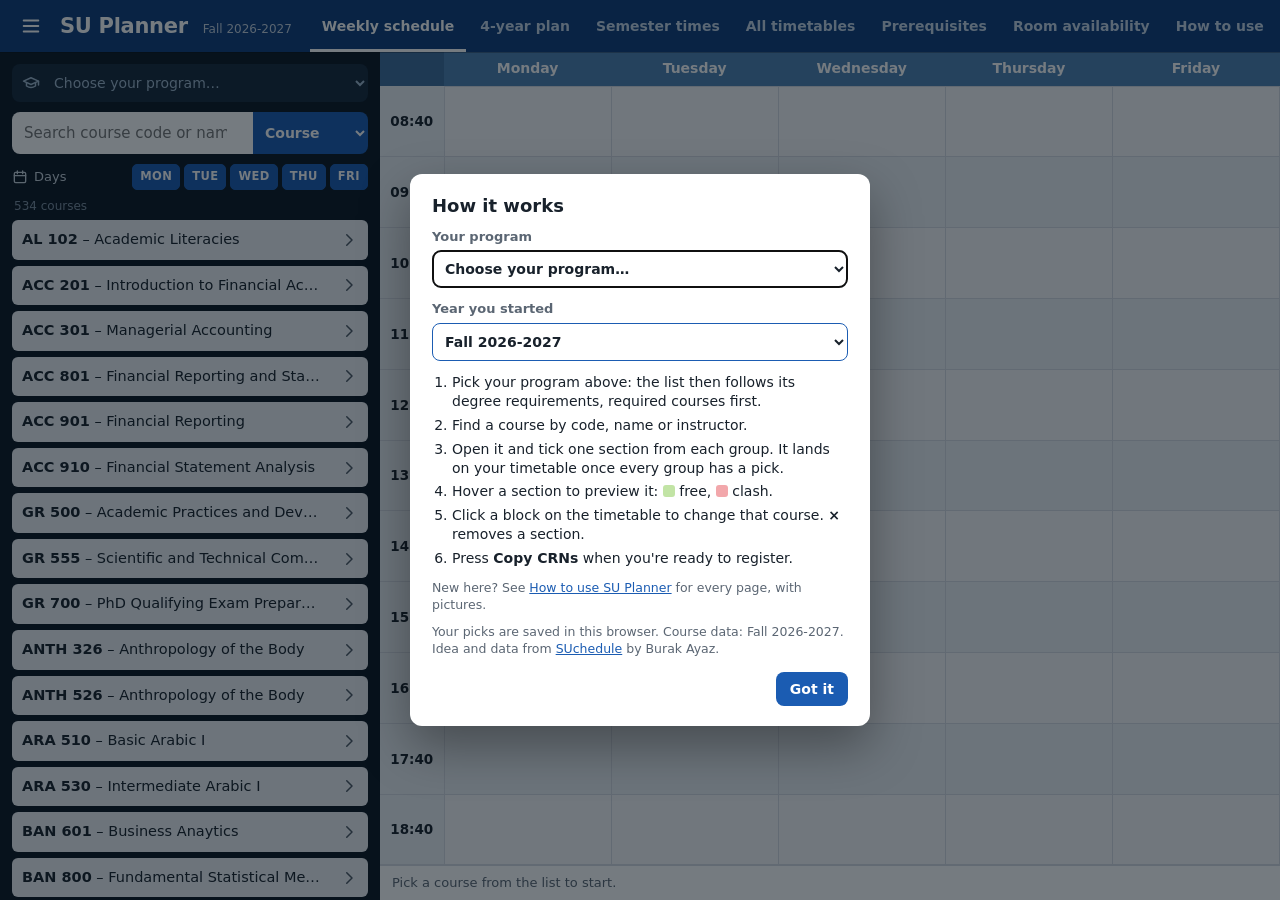
<file: index.html>
<!doctype html>
<html lang="en">
<head>
  <meta charset="utf-8">
  <meta name="viewport" content="width=device-width, initial-scale=1">
  <title>SU Planner</title>
  <meta name="description" content="Plan your weekly Sabancı University timetable and copy the CRNs for registration.">
  <link rel="stylesheet" href="css/style.css?v=202611122125">
</head>
<body>
  <!-- Icon sprite -->
  <svg width="0" height="0" style="position:absolute" aria-hidden="true">
    <symbol id="i-menu" viewBox="0 0 24 24"><path d="M4 6h16M4 12h16M4 18h16"/></symbol>
    <symbol id="i-help" viewBox="0 0 24 24"><circle cx="12" cy="12" r="9"/><path d="M9.6 9.4a2.5 2.5 0 1 1 3.4 2.4c-.7.3-1 .8-1 1.6M12 16.8v.2"/></symbol>
    <symbol id="i-trash" viewBox="0 0 24 24"><path d="M4 7h16M10 11v6M14 11v6M6 7l1 13h10l1-13M9 7V4h6v3"/></symbol>
    <symbol id="i-copy" viewBox="0 0 24 24"><rect x="8.5" y="3" width="7" height="4" rx="1"/><path d="M8.5 5H6.5a1.5 1.5 0 0 0-1.5 1.5v13A1.5 1.5 0 0 0 6.5 21h11a1.5 1.5 0 0 0 1.5-1.5v-13A1.5 1.5 0 0 0 17.5 5h-2"/></symbol>
    <symbol id="i-chev" viewBox="0 0 24 24"><path d="M9 5l7 7-7 7"/></symbol>
    <symbol id="i-cal" viewBox="0 0 24 24"><rect x="3.5" y="5" width="17" height="15.5" rx="2"/><path d="M3.5 10h17M8 3v4M16 3v4"/></symbol>
    <symbol id="i-check" viewBox="0 0 24 24"><path d="M5 12.5l4.5 4.5L19 7"/></symbol>
    <symbol id="i-cap" viewBox="0 0 24 24"><path d="M2 9.5L12 5l10 4.5L12 14z"/><path d="M6 11.5V16c3.5 2.5 8.5 2.5 12 0v-4.5M22 9.5v5"/></symbol>
  </svg>

  <header class="topbar">
    <button id="menu-toggle" class="icon-btn" type="button" aria-label="Show or hide the course list" aria-controls="sidebar">
      <svg class="i"><use href="#i-menu"/></svg>
    </button>
    <h1 class="brand">SU Planner <small id="term-label"></small></h1>
    <nav class="page-tabs" aria-label="Pages">
      <a href="index.html" aria-current="page"><span class="long">Weekly schedule</span><span class="short">Week</span></a>
      <a href="plan.html"><span class="long">4-year plan</span><span class="short">Plan</span></a>
      <a href="timetable.html"><span class="long">Semester times</span><span class="short">Times</span></a>
      <a href="schedules.html"><span class="long">All timetables</span><span class="short">All</span></a>
      <a href="prereq.html"><span class="long">Prerequisites</span><span class="short">Prereqs</span></a>
      <a href="rooms.html"><span class="long">Room availability</span><span class="short">Rooms</span></a>
      <a href="help.html"><span class="long">How to use</span><span class="short">Help</span></a>
    </nav>
    <nav class="actions">
      <button id="about-btn" class="action" type="button" aria-label="How it works"><svg class="i"><use href="#i-help"/></svg></button>
      <button id="clear-btn" class="action" type="button"><svg class="i"><use href="#i-trash"/></svg><span class="label">Clear</span></button>
      <button id="copy-btn" class="action" type="button"><svg class="i"><use href="#i-copy"/></svg><span class="label">Copy CRNs</span></button>
    </nav>
  </header>

  <aside id="sidebar" aria-label="Courses">
    <label class="program-row" title="Your program's courses are listed first">
      <svg class="i"><use href="#i-cap"/></svg>
      <select id="program" class="program-select" aria-label="Your program"></select>
    </label>
    <label id="entry-row" class="entry-row" hidden title="Your degree requirements depend on the year you started">
      <span>Year you started</span>
      <select id="entry" class="entry-select" aria-label="Year you started"></select>
    </label>
    <div id="extras" class="extras-box" hidden></div>
    <div class="search-row">
      <input id="search" type="search" placeholder="Search course code or name" autocomplete="off" spellcheck="false" aria-label="Search">
      <select id="search-mode" aria-label="Search by">
        <option value="name">Course</option>
        <option value="instructor">Instructor</option>
      </select>
    </div>
    <div class="filter-row">
      <span class="filter-label"><svg class="i"><use href="#i-cal"/></svg>Days</span>
      <div id="day-chips" class="day-chips" role="group" aria-label="Only show sections on these days"></div>
    </div>
    <div id="focus-bar" class="focus-bar" hidden>
      <span>Editing <b id="focus-name"></b></span>
      <button id="focus-exit" type="button">Show all courses</button>
    </div>
    <div id="list-meta" class="list-meta"></div>
    <div id="course-list" class="course-list"></div>
    <p id="list-empty" class="list-empty" hidden>No courses match. Try fewer letters or turn more days on.</p>
  </aside>

  <main id="main">
    <table id="schedule" aria-label="Weekly timetable"></table>
    <div class="summary">
      <span id="summary-text"></span>
      <div id="tba-chips" class="tba-chips"></div>
    </div>
  </main>

  <div id="toast" role="status" aria-live="polite"></div>

  <dialog id="about-dialog">
    <form method="dialog" class="dlg">
      <h2>How it works</h2>
      <label class="dlg-program">
        <span>Your program</span>
        <select id="intro-program" class="program-select"></select>
      </label>
      <label class="dlg-program">
        <span>Year you started</span>
        <select id="intro-entry" class="entry-select"></select>
      </label>
      <ol>
        <li>Pick your program above: the list then follows its degree requirements, required courses first.</li>
        <li>Find a course by code, name or instructor.</li>
        <li>Open it and tick one section from each group. It lands on your timetable once every group has a pick.</li>
        <li>Hover a section to preview it: <span class="swatch free"></span> free, <span class="swatch clash"></span> clash.</li>
        <li>Click a block on the timetable to change that course. <b>×</b> removes a section.</li>
        <li>Press <b>Copy CRNs</b> when you're ready to register.</li>
      </ol>
      <p class="fine">New here? See <a href="help.html">How to use SU Planner</a> for every page, with pictures.</p>
      <p class="fine">Your picks are saved in this browser. Course data: <span id="about-term"></span>.
        Idea and data from <a href="https://aburakayaz.github.io/suchedule/" target="_blank" rel="noopener">SUchedule</a> by Burak Ayaz.</p>
      <div class="dlg-actions"><button class="btn primary" value="ok">Got it</button></div>
    </form>
  </dialog>

  <dialog id="clear-dialog">
    <form method="dialog" class="dlg">
      <h2>Clear your schedule?</h2>
      <p>This removes every course you picked.</p>
      <div class="dlg-actions">
        <button class="btn" value="cancel">Keep it</button>
        <button class="btn danger" value="clear">Clear</button>
      </div>
    </form>
  </dialog>

  <dialog id="copy-dialog">
    <form method="dialog" class="dlg">
      <h2>Your CRNs</h2>
      <p>Copying was blocked by the browser. Select the text and copy it yourself.</p>
      <textarea id="copy-text" rows="8" readonly></textarea>
      <div class="dlg-actions"><button class="btn primary" value="ok">Done</button></div>
    </form>
  </dialog>

  <script src="data/courses.js?v=202611122125"></script>
  <script src="data/requirements.js?v=202611122125"></script>
  <script src="js/programs.js?v=202611122125"></script>
  <script src="js/shared.js?v=202611122125"></script>
  <script src="js/app.js?v=202611122125"></script>
</body>
</html>
</file>
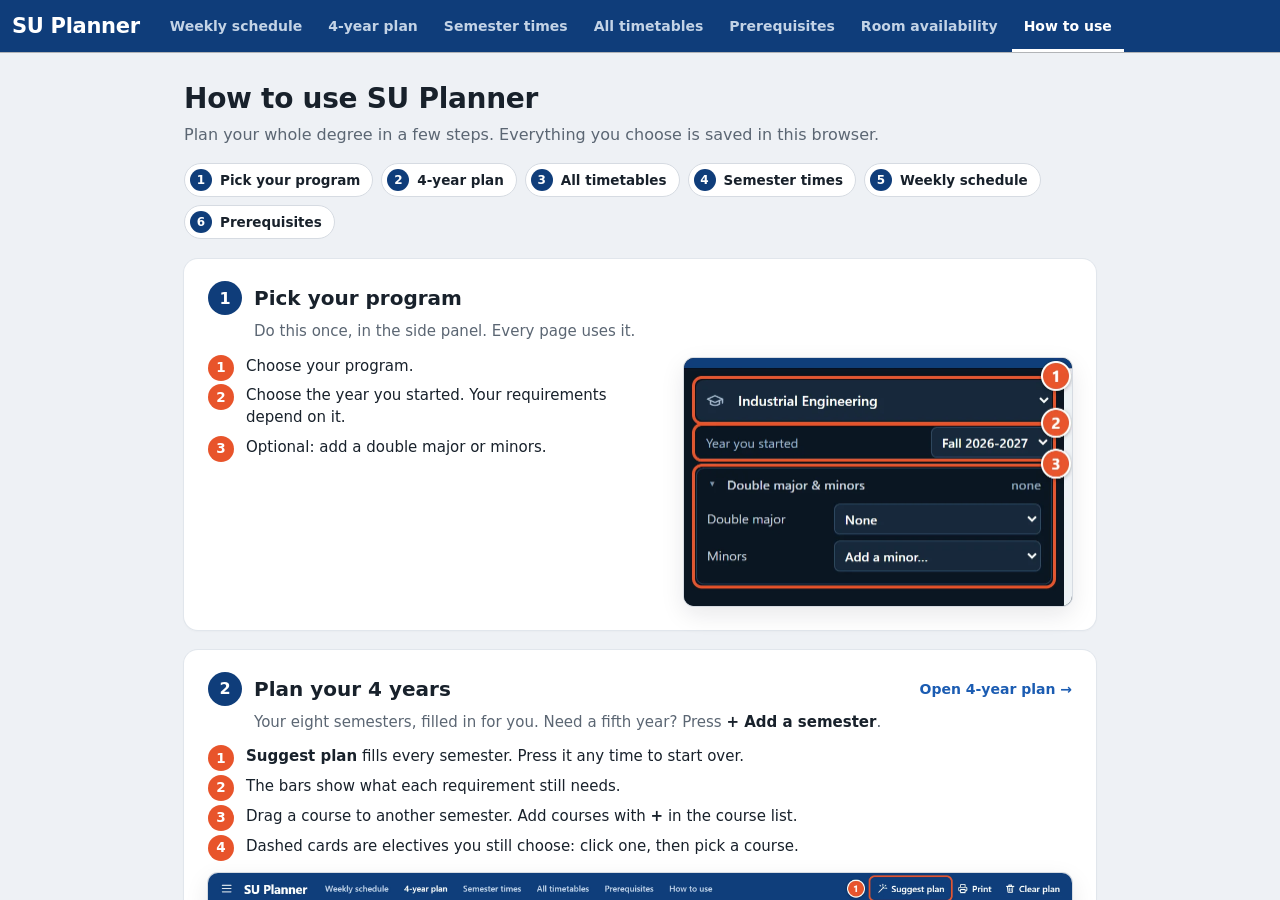
<file: help.html>
<!doctype html>
<html lang="en">
<head>
  <meta charset="utf-8">
  <meta name="viewport" content="width=device-width, initial-scale=1">
  <title>SU Planner – How to use</title>
  <meta name="description" content="How to use SU Planner: pick your program, plan your 4 years, see every clash-free timetable, and check prerequisites.">
  <link rel="stylesheet" href="css/style.css?v=202611122125">
  <link rel="stylesheet" href="css/help.css?v=202611122125">
</head>
<body class="help-page">
  <header class="topbar">
    <h1 class="brand">SU Planner</h1>
    <nav class="page-tabs" aria-label="Pages">
      <a href="index.html"><span class="long">Weekly schedule</span><span class="short">Week</span></a>
      <a href="plan.html"><span class="long">4-year plan</span><span class="short">Plan</span></a>
      <a href="timetable.html"><span class="long">Semester times</span><span class="short">Times</span></a>
      <a href="schedules.html"><span class="long">All timetables</span><span class="short">All</span></a>
      <a href="prereq.html"><span class="long">Prerequisites</span><span class="short">Prereqs</span></a>
      <a href="rooms.html"><span class="long">Room availability</span><span class="short">Rooms</span></a>
      <a href="help.html" aria-current="page"><span class="long">How to use</span><span class="short">Help</span></a>
    </nav>
  </header>

  <main id="main">
    <article class="help">
      <header class="help-head">
        <h2>How to use SU Planner</h2>
        <p>Plan your whole degree in a few steps. Everything you choose is saved in this browser.</p>
        <ol class="toc" aria-label="Steps">
          <li><a href="#start"><span>1</span>Pick your program</a></li>
          <li><a href="#plan"><span>2</span>4-year plan</a></li>
          <li><a href="#all"><span>3</span>All timetables</a></li>
          <li><a href="#times"><span>4</span>Semester times</a></li>
          <li><a href="#weekly"><span>5</span>Weekly schedule</a></li>
          <li><a href="#prereq"><span>6</span>Prerequisites</a></li>
        </ol>
      </header>

      <section id="start" class="step" aria-labelledby="start-title">
        <div class="step-head">
          <span class="step-num" aria-hidden="true">1</span>
          <h3 id="start-title">Pick your program</h3>
        </div>
        <p class="step-lead">Do this once, in the side panel. Every page uses it.</p>
        <div class="step-body side-by-side">
          <ol class="marks">
            <li>Choose your program.</li>
            <li>Choose the year you started. Your requirements depend on it.</li>
            <li>Optional: add a double major or minors.</li>
          </ol>
          <figure class="shot narrow">
            <a href="img/help/start.webp"><img src="img/help/start.webp" width="388" height="249" alt="Side panel with the program picker, the year you started, and the double major and minors box"></a>
          </figure>
        </div>
      </section>

      <section id="plan" class="step" aria-labelledby="plan-title">
        <div class="step-head">
          <span class="step-num" aria-hidden="true">2</span>
          <h3 id="plan-title">Plan your 4 years</h3>
          <a class="open" href="plan.html">Open 4-year plan →</a>
        </div>
        <p class="step-lead">Your eight semesters, filled in for you. Need a fifth year? Press <b>+ Add a semester</b>.</p>
        <ol class="marks">
          <li><b>Suggest plan</b> fills every semester. Press it any time to start over.</li>
          <li>The bars show what each requirement still needs.</li>
          <li>Drag a course to another semester. Add courses with <b>+</b> in the course list.</li>
          <li>Dashed cards are electives you still choose: click one, then pick a course.</li>
        </ol>
        <figure class="shot">
          <a href="img/help/plan.webp"><img src="img/help/plan.webp" width="1440" height="900" loading="lazy" alt="4-year plan page with the Suggest plan button, requirement bars, semester cards and a dashed elective"></a>
        </figure>
        <p class="tip bad">Red text on a course means it comes before its prerequisite. Move it to a later semester.</p>
      </section>

      <section id="all" class="step key" aria-labelledby="all-title">
        <div class="step-head">
          <span class="step-num" aria-hidden="true">3</span>
          <h3 id="all-title">See every possible timetable</h3>
          <a class="open" href="schedules.html">Open All timetables →</a>
        </div>
        <p class="step-lead">Every way to take a semester's courses with <b>no clashes</b>, side by side.</p>
        <ol class="marks">
          <li>Pick a semester. The number is how many timetables work.</li>
          <li>Optional: click or drag over the hours you want free. Click a day for a day off, or a time to free it every day.</li>
          <li>Each card is one full week. Point at a block to see its course and section.</li>
          <li><b>Use this one</b> opens it in Semester times, ready to copy the CRNs.</li>
        </ol>
        <figure class="shot">
          <a href="img/help/all.webp"><img src="img/help/all.webp" width="1440" height="900" loading="lazy" alt="All timetables page: the semester list with counts, the filters, timetable cards and the Use this one button"></a>
        </figure>
      </section>

      <section id="times" class="step" aria-labelledby="times-title">
        <div class="step-head">
          <span class="step-num" aria-hidden="true">4</span>
          <h3 id="times-title">Look at one timetable closely</h3>
          <a class="open" href="timetable.html">Open Semester times →</a>
        </div>
        <p class="step-lead">One timetable at full size, with every section and room.</p>
        <ol class="marks">
          <li>Pick a semester from your plan.</li>
          <li><b>‹ ›</b> (or <kbd>←</kbd> <kbd>→</kbd>) shows the next timetable. <b>See all at once</b> opens the overview above.</li>
          <li><b>Keep this one</b> saves its sections.</li>
          <li>Or choose a section yourself. Only timetables with it are shown; <b>Auto</b> frees it again.</li>
        </ol>
        <figure class="shot">
          <a href="img/help/times.webp"><img src="img/help/times.webp" width="1440" height="900" loading="lazy" alt="Semester times page: the semester list, the timetable switcher, Keep this one, and the section pickers"></a>
        </figure>
        <p class="tip bad">A red warning means two courses clash in every timetable. Move one of them to another semester in your 4-year plan.</p>
      </section>

      <section id="weekly" class="step" aria-labelledby="weekly-title">
        <div class="step-head">
          <span class="step-num" aria-hidden="true">5</span>
          <h3 id="weekly-title">Build this term's schedule</h3>
          <a class="open" href="index.html">Open Weekly schedule →</a>
        </div>
        <p class="step-lead">Pick sections by hand for the current term.</p>
        <ol class="marks">
          <li>Search a course by code, name or instructor. Point at a course to see shadows of its sections on the timetable: green fits, red clashes.</li>
          <li>Open a course and tick one section of each part (lecture, recitation…).</li>
          <li><b>Copy CRNs</b> when you are ready to register.</li>
        </ol>
        <figure class="shot">
          <a href="img/help/weekly.webp"><img src="img/help/weekly.webp" width="1440" height="900" loading="lazy" alt="Weekly schedule page with the search box, the course list, the timetable and the Copy CRNs button"></a>
        </figure>
      </section>

      <section id="prereq" class="step" aria-labelledby="prereq-title">
        <div class="step-head">
          <span class="step-num" aria-hidden="true">6</span>
          <h3 id="prereq-title">Check prerequisites</h3>
          <a class="open" href="prereq.html">Open Prerequisites →</a>
        </div>
        <p class="step-lead">See which courses open which.</p>
        <ol class="marks">
          <li>Click a course. Arrows show what it needs and what it opens.</li>
          <li>The side panel lists them.</li>
        </ol>
        <figure class="shot">
          <a href="img/help/prereq.webp"><img src="img/help/prereq.webp" width="1440" height="900" loading="lazy" alt="Prerequisite chart with IE 311 selected and its details in the side panel"></a>
        </figure>
      </section>

      <section class="step notes" aria-labelledby="notes-title">
        <h3 id="notes-title">Good to know</h3>
        <ul>
          <li>Your plan is saved <b>in this browser only</b>. Another browser or your phone starts empty.</li>
          <li>Class times come from SU's latest Fall and Spring schedules. Future terms may change.</li>
          <li>Check your final plan with your advisor and SU's Degree Evaluation.</li>
        </ul>
      </section>
    </article>
  </main>
</body>
</html>
</file>
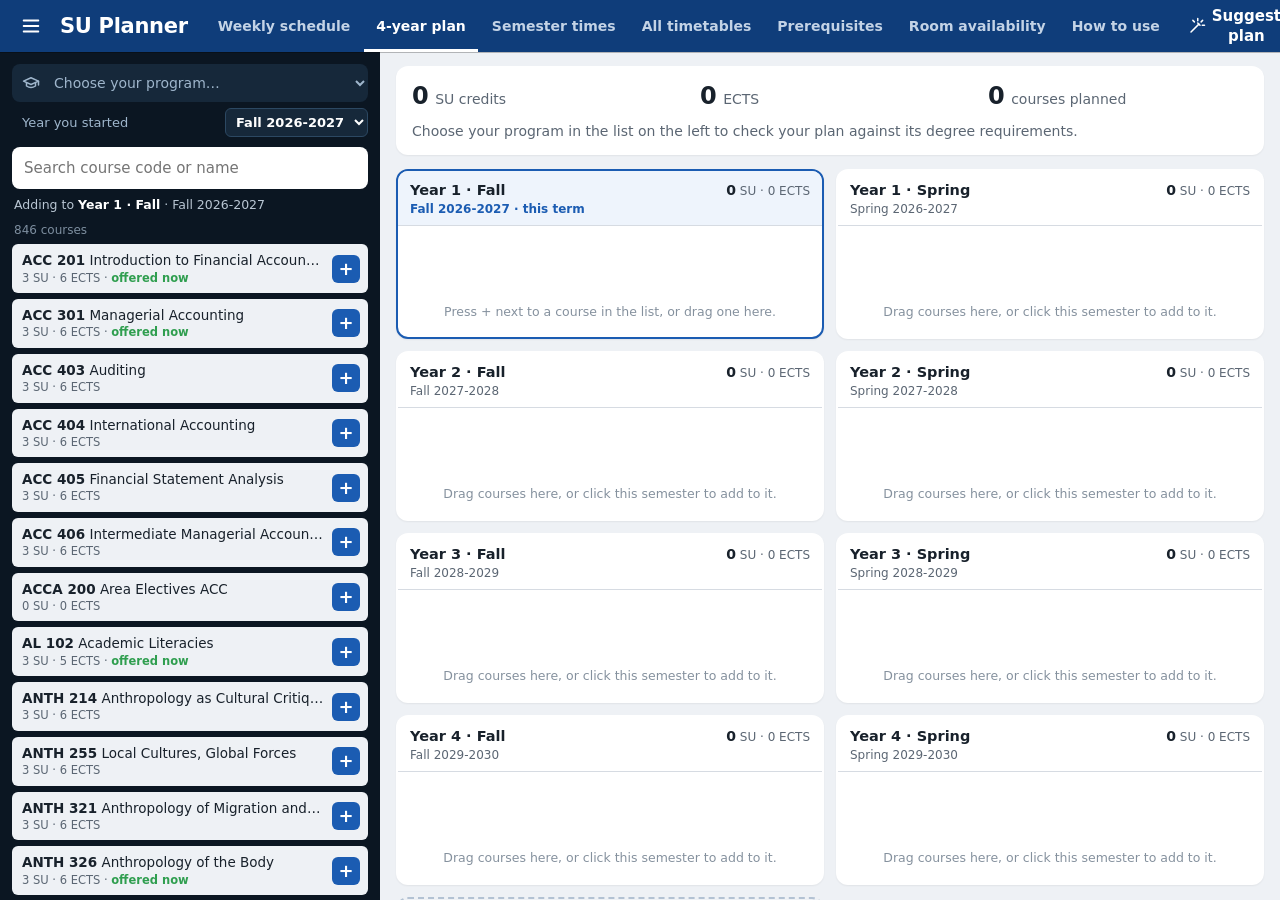
<file: plan.html>
<!doctype html>
<html lang="en">
<head>
  <meta charset="utf-8">
  <meta name="viewport" content="width=device-width, initial-scale=1">
  <title>SU Planner – 4-year plan</title>
  <meta name="description" content="Plan all eight semesters of your Sabancı University degree against your program's requirements.">
  <link rel="stylesheet" href="css/style.css?v=202611122125">
  <link rel="stylesheet" href="css/plan.css?v=202611122125">
</head>
<body class="plan-page">
  <svg width="0" height="0" style="position:absolute" aria-hidden="true">
    <symbol id="i-menu" viewBox="0 0 24 24"><path d="M4 6h16M4 12h16M4 18h16"/></symbol>
    <symbol id="i-trash" viewBox="0 0 24 24"><path d="M4 7h16M10 11v6M14 11v6M6 7l1 13h10l1-13M9 7V4h6v3"/></symbol>
    <symbol id="i-print" viewBox="0 0 24 24"><path d="M7 9V3h10v6M7 17H5a2 2 0 0 1-2-2v-4a2 2 0 0 1 2-2h14a2 2 0 0 1 2 2v4a2 2 0 0 1-2 2h-2M7 14h10v7H7z"/></symbol>
    <symbol id="i-wand" viewBox="0 0 24 24"><path d="M4 20L14.5 9.5M13 5V2M17.5 6.5l2-2M19 11h3M8.5 6.5l-2-2"/><path d="M13 8l3 3"/></symbol>
    <symbol id="i-cap" viewBox="0 0 24 24"><path d="M2 9.5L12 5l10 4.5L12 14z"/><path d="M6 11.5V16c3.5 2.5 8.5 2.5 12 0v-4.5M22 9.5v5"/></symbol>
  </svg>

  <header class="topbar">
    <button id="menu-toggle" class="icon-btn" type="button" aria-label="Show or hide the course list" aria-controls="sidebar">
      <svg class="i"><use href="#i-menu"/></svg>
    </button>
    <h1 class="brand">SU Planner</h1>
    <nav class="page-tabs" aria-label="Pages">
      <a href="index.html"><span class="long">Weekly schedule</span><span class="short">Week</span></a>
      <a href="plan.html" aria-current="page"><span class="long">4-year plan</span><span class="short">Plan</span></a>
      <a href="timetable.html"><span class="long">Semester times</span><span class="short">Times</span></a>
      <a href="schedules.html"><span class="long">All timetables</span><span class="short">All</span></a>
      <a href="prereq.html"><span class="long">Prerequisites</span><span class="short">Prereqs</span></a>
      <a href="rooms.html"><span class="long">Room availability</span><span class="short">Rooms</span></a>
      <a href="help.html"><span class="long">How to use</span><span class="short">Help</span></a>
    </nav>
    <div class="actions">
      <button id="suggest-btn" class="action" type="button" title="Fill the plan with a suggested one for your program"><svg class="i"><use href="#i-wand"/></svg><span class="label">Suggest plan</span></button>
      <button id="print-btn" class="action" type="button"><svg class="i"><use href="#i-print"/></svg><span class="label">Print</span></button>
      <button id="clear-btn" class="action" type="button"><svg class="i"><use href="#i-trash"/></svg><span class="label">Clear plan</span></button>
    </div>
  </header>

  <aside id="sidebar" aria-label="Courses">
    <label class="program-row" title="Your program's requirements drive the plan">
      <svg class="i"><use href="#i-cap"/></svg>
      <select id="program" class="program-select" aria-label="Your program"></select>
    </label>
    <label id="entry-row" class="entry-row" title="Your degree requirements depend on the year you started">
      <span>Year you started</span>
      <select id="entry" class="entry-select" aria-label="Year you started"></select>
    </label>
    <div id="extras" class="extras-box" hidden></div>
    <div class="search-row">
      <input id="search" type="search" placeholder="Search course code or name" autocomplete="off" spellcheck="false" aria-label="Search courses">
    </div>
    <div id="target-note" class="target-note"></div>
    <div id="list-meta" class="list-meta"></div>
    <div id="catalog" class="course-list" aria-label="Course catalog"></div>
    <p id="list-empty" class="list-empty" hidden>No courses match.</p>
  </aside>

  <main id="main">
    <section id="progress" class="progress" aria-label="Progress toward your degree"></section>
    <section id="semesters" class="semesters" aria-label="Your semesters"></section>
  </main>

  <div id="toast" role="status" aria-live="polite"></div>

  <dialog id="suggest-dialog">
    <form method="dialog" class="dlg">
      <h2>Use the suggested plan?</h2>
      <p id="suggest-text"></p>
      <div class="dlg-actions">
        <button class="btn" value="cancel">Keep my plan</button>
        <button class="btn primary" value="suggest">Use suggested plan</button>
      </div>
    </form>
  </dialog>

  <dialog id="clear-dialog">
    <form method="dialog" class="dlg">
      <h2>Clear your 4-year plan?</h2>
      <p>This removes every course from every semester and summer.</p>
      <div class="dlg-actions">
        <button class="btn" value="cancel">Keep it</button>
        <button class="btn danger" value="clear">Clear</button>
      </div>
    </form>
  </dialog>

  <script src="data/courses.js?v=202611122125"></script>
  <script src="data/schedule-202602.js?v=202611122125"></script>
  <script src="data/requirements.js?v=202611122125"></script>
  <script src="js/programs.js?v=202611122125"></script>
  <script src="js/shared.js?v=202611122125"></script>
  <script src="js/times.js?v=202611122125"></script>
  <script src="js/plan.js?v=202611122125"></script>
</body>
</html>
</file>
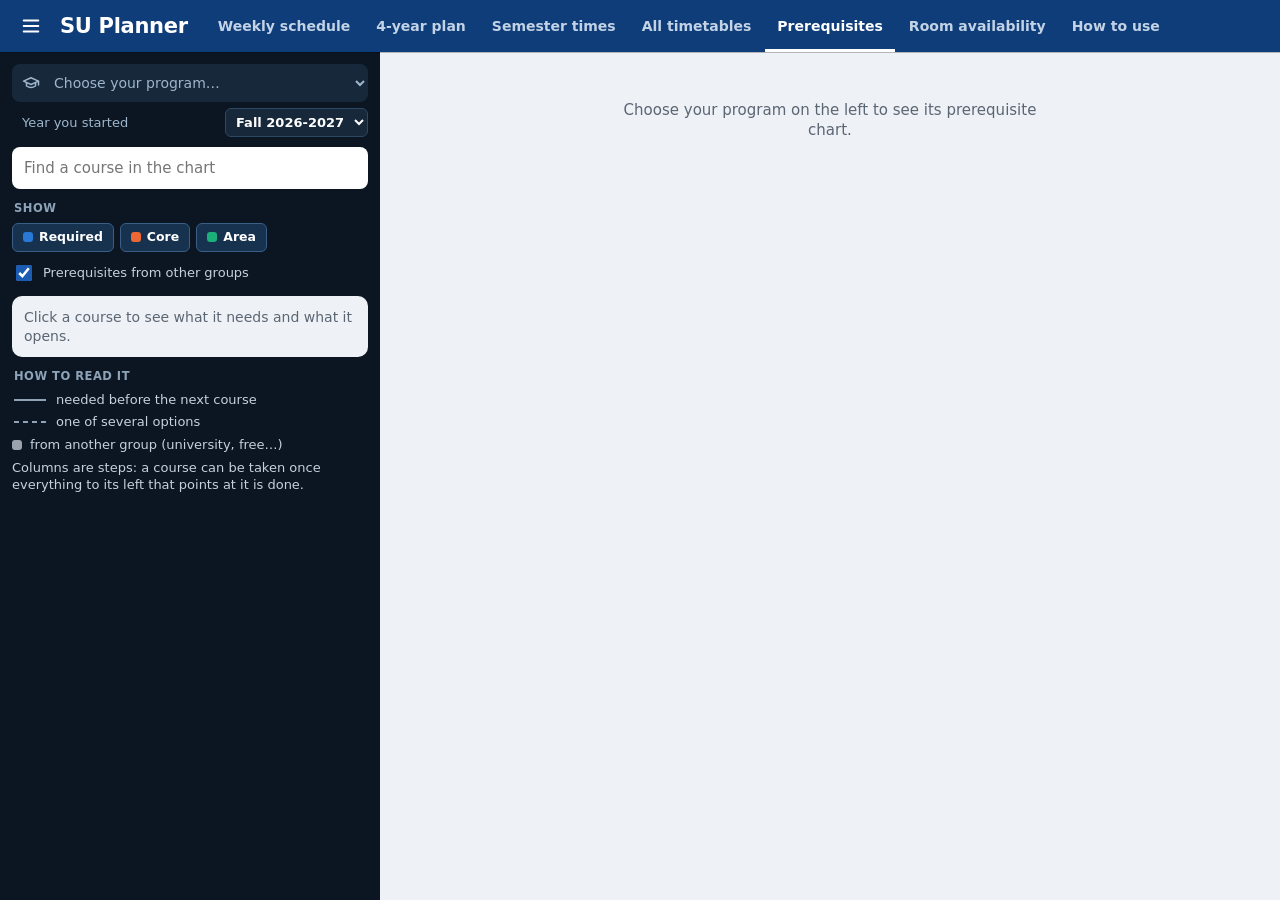
<file: prereq.html>
<!doctype html>
<html lang="en">
<head>
  <meta charset="utf-8">
  <meta name="viewport" content="width=device-width, initial-scale=1">
  <title>SU Planner – Prerequisites</title>
  <meta name="description" content="See which Sabancı University courses open which: prerequisite chains for your program's required, core and area courses.">
  <link rel="stylesheet" href="css/style.css?v=202611122125">
  <link rel="stylesheet" href="css/prereq.css?v=202611122125">
</head>
<body class="prereq-page">
  <svg width="0" height="0" style="position:absolute" aria-hidden="true">
    <symbol id="i-menu" viewBox="0 0 24 24"><path d="M4 6h16M4 12h16M4 18h16"/></symbol>
    <symbol id="i-cap" viewBox="0 0 24 24"><path d="M2 9.5L12 5l10 4.5L12 14z"/><path d="M6 11.5V16c3.5 2.5 8.5 2.5 12 0v-4.5M22 9.5v5"/></symbol>
  </svg>

  <header class="topbar">
    <button id="menu-toggle" class="icon-btn" type="button" aria-label="Show or hide the side panel" aria-controls="sidebar">
      <svg class="i"><use href="#i-menu"/></svg>
    </button>
    <h1 class="brand">SU Planner</h1>
    <nav class="page-tabs" aria-label="Pages">
      <a href="index.html"><span class="long">Weekly schedule</span><span class="short">Week</span></a>
      <a href="plan.html"><span class="long">4-year plan</span><span class="short">Plan</span></a>
      <a href="timetable.html"><span class="long">Semester times</span><span class="short">Times</span></a>
      <a href="schedules.html"><span class="long">All timetables</span><span class="short">All</span></a>
      <a href="prereq.html" aria-current="page"><span class="long">Prerequisites</span><span class="short">Prereqs</span></a>
      <a href="rooms.html"><span class="long">Room availability</span><span class="short">Rooms</span></a>
      <a href="help.html"><span class="long">How to use</span><span class="short">Help</span></a>
    </nav>
  </header>

  <aside id="sidebar" aria-label="Chart options">
    <label class="program-row" title="Your program's required, core and area courses are charted">
      <svg class="i"><use href="#i-cap"/></svg>
      <select id="program" class="program-select" aria-label="Your program"></select>
    </label>
    <label id="entry-row" class="entry-row" title="Your degree requirements depend on the year you started">
      <span>Year you started</span>
      <select id="entry" class="entry-select" aria-label="Year you started"></select>
    </label>
    <div id="extras" class="extras-box" hidden></div>
    <label id="chart-row" class="entry-row" hidden title="Chart your major, double major or a minor">
      <span>Chart</span>
      <select id="chart-for" class="entry-select" aria-label="Which program to chart"></select>
    </label>
    <div class="search-row">
      <input id="search" type="search" placeholder="Find a course in the chart" autocomplete="off" spellcheck="false" aria-label="Find a course">
    </div>

    <div class="side-scroll">
      <div class="side-block">
        <div class="side-label">Show</div>
        <div id="kind-chips" class="kind-chips" role="group" aria-label="Course groups to show">
          <button type="button" data-kind="required" aria-pressed="true"><span class="sw k-required"></span>Required</button>
          <button type="button" data-kind="core" aria-pressed="true"><span class="sw k-core"></span>Core</button>
          <button type="button" data-kind="area" aria-pressed="true"><span class="sw k-area"></span>Area</button>
        </div>
        <label class="check-row"><input id="show-outside" type="checkbox" checked> Prerequisites from other groups</label>
      </div>

      <div id="details" class="details" aria-live="polite"></div>

      <div class="side-block legend">
        <div class="side-label">How to read it</div>
        <p><svg width="36" height="10" aria-hidden="true"><path d="M2 5H34" class="lg-edge"/></svg> needed before the next course</p>
        <p><svg width="36" height="10" aria-hidden="true"><path d="M2 5H34" class="lg-edge alt"/></svg> one of several options</p>
        <p><span class="sw k-outside"></span> from another group (university, free…)</p>
        <p>Columns are steps: a course can be taken once everything to its left that points at it is done.</p>
      </div>
    </div>
  </aside>

  <main id="main">
    <div id="chart-wrap" class="chart-wrap">
      <svg id="chart" role="img" aria-label="Prerequisite flowchart"></svg>
    </div>
    <section id="loose" class="loose" aria-label="Courses not linked to others"></section>
  </main>

  <script src="data/courses.js?v=202611122125"></script>
  <script src="data/requirements.js?v=202611122125"></script>
  <script src="js/programs.js?v=202611122125"></script>
  <script src="js/shared.js?v=202611122125"></script>
  <script src="js/prereq.js?v=202611122125"></script>
</body>
</html>
</file>
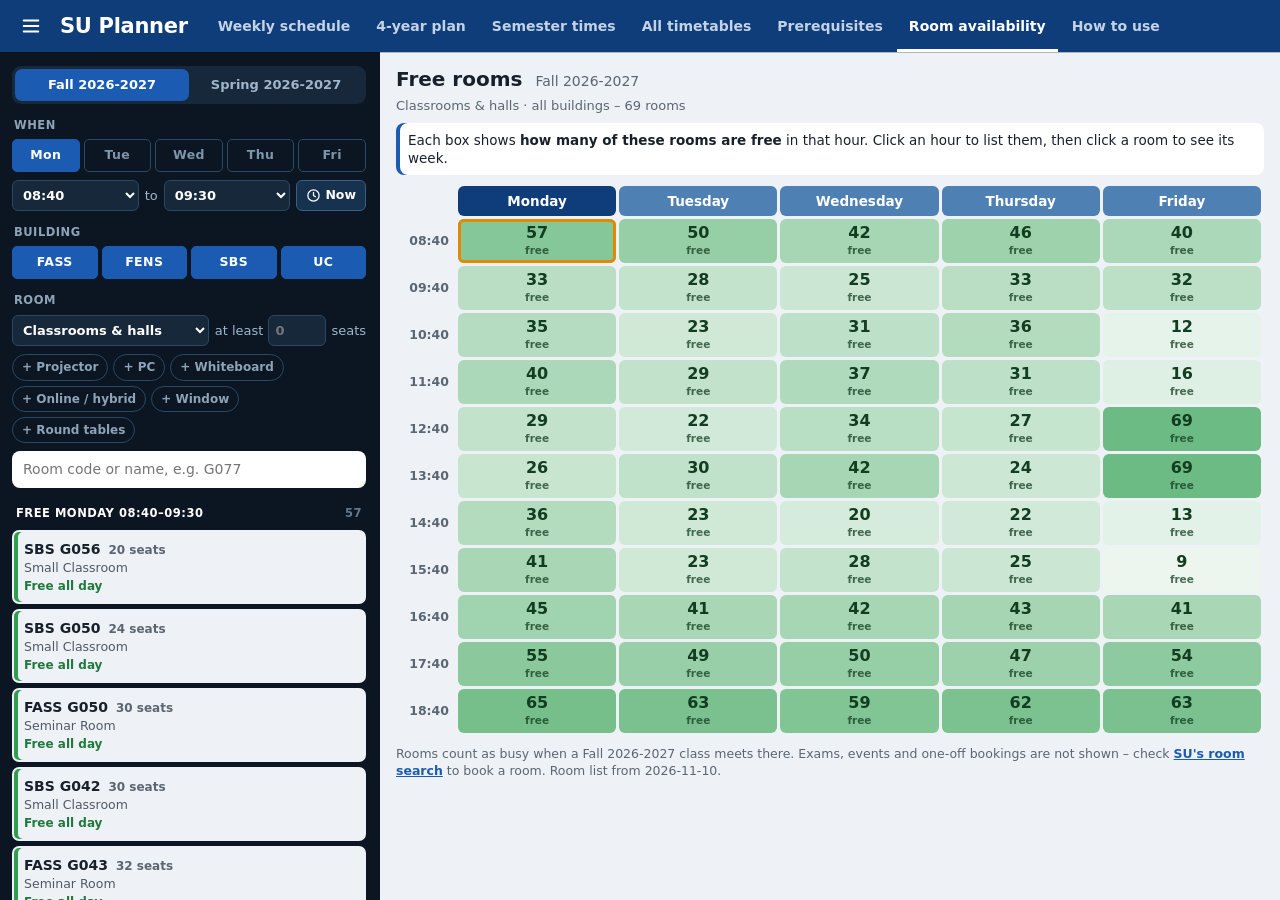
<file: rooms.html>
<!doctype html>
<html lang="en">
<head>
  <meta charset="utf-8">
  <meta name="viewport" content="width=device-width, initial-scale=1">
  <title>SU Planner – Room availability</title>
  <meta name="description" content="Find a free classroom at Sabancı University for any hour of the week.">
  <link rel="stylesheet" href="css/style.css?v=202611122125">
  <link rel="stylesheet" href="css/rooms.css?v=202611122125">
</head>
<body class="rooms-page">
  <svg width="0" height="0" style="position:absolute" aria-hidden="true">
    <symbol id="i-menu" viewBox="0 0 24 24"><path d="M4 6h16M4 12h16M4 18h16"/></symbol>
    <symbol id="i-clock" viewBox="0 0 24 24"><circle cx="12" cy="12" r="9"/><path d="M12 7v5l3 2"/></symbol>
  </svg>

  <header class="topbar">
    <button id="menu-toggle" class="icon-btn" type="button" aria-label="Show or hide the room list" aria-controls="sidebar">
      <svg class="i"><use href="#i-menu"/></svg>
    </button>
    <h1 class="brand">SU Planner</h1>
    <nav class="page-tabs" aria-label="Pages">
      <a href="index.html"><span class="long">Weekly schedule</span><span class="short">Week</span></a>
      <a href="plan.html"><span class="long">4-year plan</span><span class="short">Plan</span></a>
      <a href="timetable.html"><span class="long">Semester times</span><span class="short">Times</span></a>
      <a href="schedules.html"><span class="long">All timetables</span><span class="short">All</span></a>
      <a href="prereq.html"><span class="long">Prerequisites</span><span class="short">Prereqs</span></a>
      <a href="rooms.html" aria-current="page"><span class="long">Room availability</span><span class="short">Rooms</span></a>
      <a href="help.html"><span class="long">How to use</span><span class="short">Help</span></a>
    </nav>
  </header>

  <aside id="sidebar" aria-label="Find a free room">
    <div class="side-scroll">
      <div id="term-pick" class="seg" role="group" aria-label="Semester"></div>

      <div class="side-label">When</div>
      <div id="day-pick" class="day-chips wide" role="group" aria-label="Day"></div>
      <div class="when-row">
        <select id="from" aria-label="From"></select>
        <span>to</span>
        <select id="to" aria-label="To"></select>
        <button id="now-btn" class="now-btn" type="button" title="Jump to the current hour">
          <svg class="i"><use href="#i-clock"/></svg>Now
        </button>
      </div>

      <div class="side-label">Building</div>
      <div id="bld-pick" class="day-chips wide" role="group" aria-label="Buildings"></div>

      <div class="side-label">Room</div>
      <div class="opt-row">
        <select id="kind" aria-label="Room type">
          <option value="teach">Classrooms &amp; halls</option>
          <option value="lab">Labs</option>
          <option value="all">Every room</option>
        </select>
        <label class="seats">at least <input id="seats" type="number" min="0" step="5" inputmode="numeric" placeholder="0"> seats</label>
      </div>
      <div id="need-pick" class="need-chips" role="group" aria-label="Room must have"></div>
      <input id="find" class="find" type="search" placeholder="Room code or name, e.g. G077" aria-label="Find a room by code or name">

      <div id="room-list" class="room-list" aria-live="polite"></div>
    </div>
  </aside>

  <main id="main">
    <section class="rm-top">
      <div id="rm-head" class="rm-head"></div>
    </section>
    <div class="rm-wrap"><table id="rm-grid" class="rm-grid"></table></div>
    <p id="rm-foot" class="rm-foot"></p>
  </main>

  <script src="data/courses.js?v=202611122125"></script>
  <script src="data/schedule-202602.js?v=202611122125"></script>
  <script src="data/rooms.js?v=202611122125"></script>
  <script src="js/rooms.js?v=202611122125"></script>
</body>
</html>
</file>
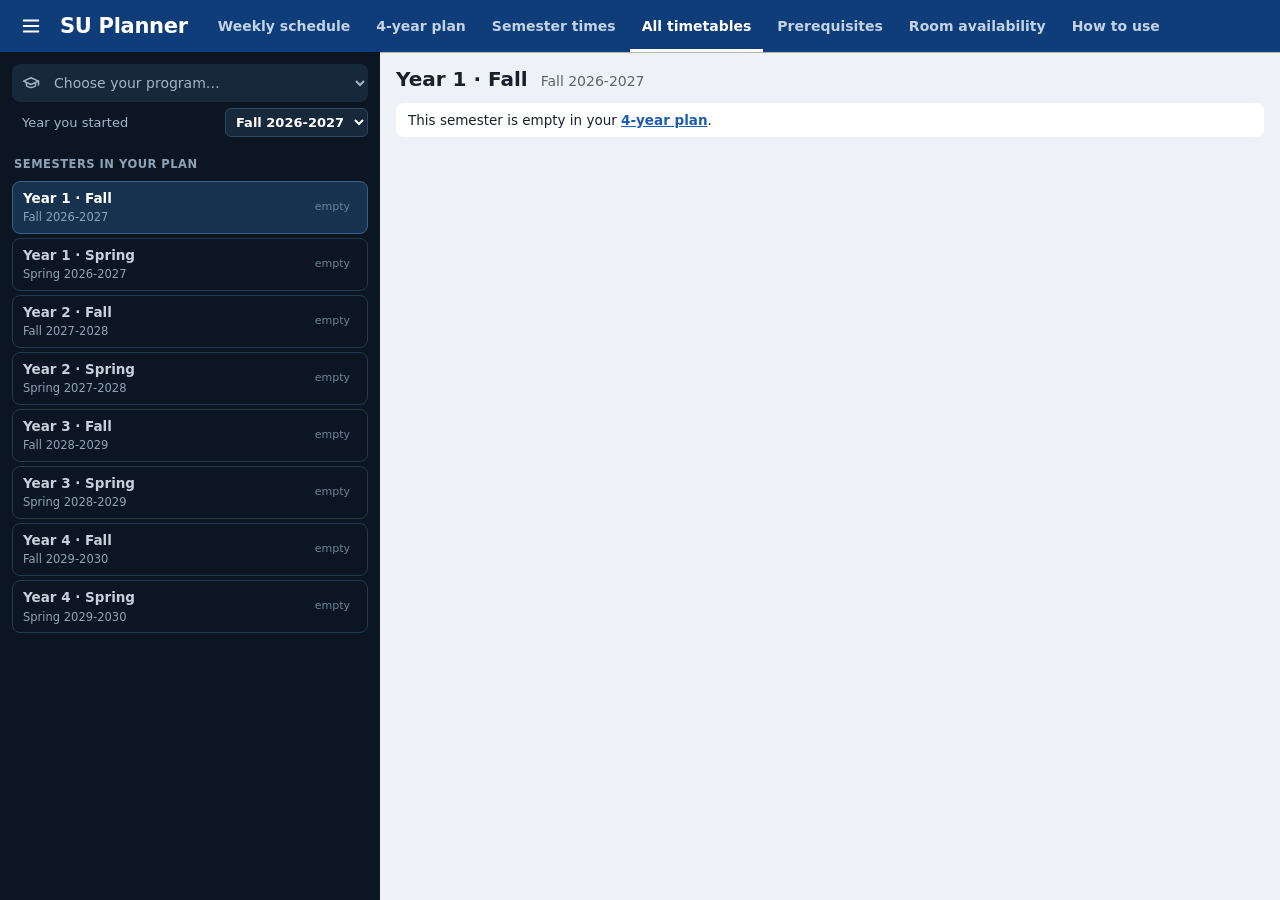
<file: schedules.html>
<!doctype html>
<html lang="en">
<head>
  <meta charset="utf-8">
  <meta name="viewport" content="width=device-width, initial-scale=1">
  <title>SU Planner – All timetables</title>
  <meta name="description" content="Every clash-free weekly timetable for a semester of your 4-year plan, side by side.">
  <link rel="stylesheet" href="css/style.css?v=202611122125">
  <link rel="stylesheet" href="css/timetable.css?v=202611122125">
  <link rel="stylesheet" href="css/schedules.css?v=202611122125">
</head>
<body class="times-page schedules-page">
  <svg width="0" height="0" style="position:absolute" aria-hidden="true">
    <symbol id="i-menu" viewBox="0 0 24 24"><path d="M4 6h16M4 12h16M4 18h16"/></symbol>
    <symbol id="i-cap" viewBox="0 0 24 24"><path d="M2 9.5L12 5l10 4.5L12 14z"/><path d="M6 11.5V16c3.5 2.5 8.5 2.5 12 0v-4.5M22 9.5v5"/></symbol>
  </svg>

  <header class="topbar">
    <button id="menu-toggle" class="icon-btn" type="button" aria-label="Show or hide the side panel" aria-controls="sidebar">
      <svg class="i"><use href="#i-menu"/></svg>
    </button>
    <h1 class="brand">SU Planner</h1>
    <nav class="page-tabs" aria-label="Pages">
      <a href="index.html"><span class="long">Weekly schedule</span><span class="short">Week</span></a>
      <a href="plan.html"><span class="long">4-year plan</span><span class="short">Plan</span></a>
      <a href="timetable.html"><span class="long">Semester times</span><span class="short">Times</span></a>
      <a href="schedules.html" aria-current="page"><span class="long">All timetables</span><span class="short">All</span></a>
      <a href="prereq.html"><span class="long">Prerequisites</span><span class="short">Prereqs</span></a>
      <a href="rooms.html"><span class="long">Room availability</span><span class="short">Rooms</span></a>
      <a href="help.html"><span class="long">How to use</span><span class="short">Help</span></a>
    </nav>
  </header>

  <aside id="sidebar" aria-label="Semesters">
    <label class="program-row" title="Your program">
      <svg class="i"><use href="#i-cap"/></svg>
      <select id="program" class="program-select" aria-label="Your program"></select>
    </label>
    <label id="entry-row" class="entry-row" title="Your degree requirements depend on the year you started">
      <span>Year you started</span>
      <select id="entry" class="entry-select" aria-label="Year you started"></select>
    </label>
    <div class="side-scroll">
      <div class="side-label">Semesters in your plan</div>
      <div id="sem-list" class="sem-list" role="tablist" aria-label="Semesters"></div>
    </div>
  </aside>

  <main id="main">
    <section class="tt-top">
      <div id="all-head" class="tt-head"></div>
      <div id="all-filters" class="all-filters" role="group" aria-label="Only show timetables with"></div>
      <div id="all-notes" class="tt-notes"></div>
      <div id="all-legend" class="all-legend"></div>
    </section>
    <div id="all-grid" class="all-grid"></div>
    <div class="all-more"><button id="more-btn" class="btn" type="button" hidden></button></div>
  </main>

  <script src="data/courses.js?v=202611122125"></script>
  <script src="data/schedule-202602.js?v=202611122125"></script>
  <script src="data/requirements.js?v=202611122125"></script>
  <script src="js/programs.js?v=202611122125"></script>
  <script src="js/shared.js?v=202611122125"></script>
  <script src="js/times.js?v=202611122125"></script>
  <script src="js/schedules.js?v=202611122125"></script>
</body>
</html>
</file>
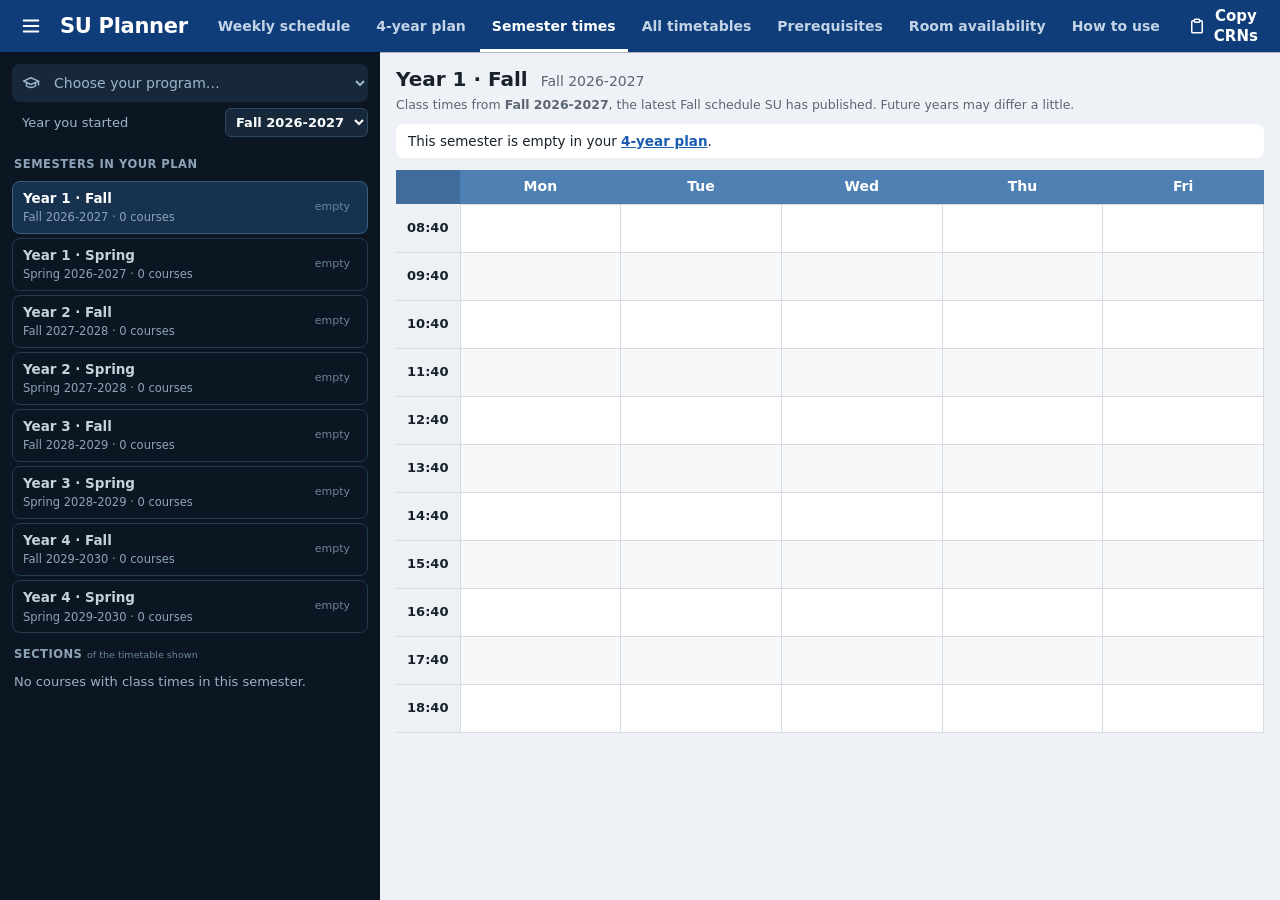
<file: timetable.html>
<!doctype html>
<html lang="en">
<head>
  <meta charset="utf-8">
  <meta name="viewport" content="width=device-width, initial-scale=1">
  <title>SU Planner – Semester times</title>
  <meta name="description" content="See each semester of your 4-year plan on a weekly timetable and pick sections that don't clash.">
  <link rel="stylesheet" href="css/style.css?v=202611122125">
  <link rel="stylesheet" href="css/timetable.css?v=202611122125">
</head>
<body class="times-page">
  <svg width="0" height="0" style="position:absolute" aria-hidden="true">
    <symbol id="i-menu" viewBox="0 0 24 24"><path d="M4 6h16M4 12h16M4 18h16"/></symbol>
    <symbol id="i-copy" viewBox="0 0 24 24"><rect x="8.5" y="3" width="7" height="4" rx="1"/><path d="M8.5 5H6.5a1.5 1.5 0 0 0-1.5 1.5v13A1.5 1.5 0 0 0 6.5 21h11a1.5 1.5 0 0 0 1.5-1.5v-13A1.5 1.5 0 0 0 17.5 5h-2"/></symbol>
    <symbol id="i-cap" viewBox="0 0 24 24"><path d="M2 9.5L12 5l10 4.5L12 14z"/><path d="M6 11.5V16c3.5 2.5 8.5 2.5 12 0v-4.5M22 9.5v5"/></symbol>
  </svg>

  <header class="topbar">
    <button id="menu-toggle" class="icon-btn" type="button" aria-label="Show or hide the side panel" aria-controls="sidebar">
      <svg class="i"><use href="#i-menu"/></svg>
    </button>
    <h1 class="brand">SU Planner</h1>
    <nav class="page-tabs" aria-label="Pages">
      <a href="index.html"><span class="long">Weekly schedule</span><span class="short">Week</span></a>
      <a href="plan.html"><span class="long">4-year plan</span><span class="short">Plan</span></a>
      <a href="timetable.html" aria-current="page"><span class="long">Semester times</span><span class="short">Times</span></a>
      <a href="schedules.html"><span class="long">All timetables</span><span class="short">All</span></a>
      <a href="prereq.html"><span class="long">Prerequisites</span><span class="short">Prereqs</span></a>
      <a href="rooms.html"><span class="long">Room availability</span><span class="short">Rooms</span></a>
      <a href="help.html"><span class="long">How to use</span><span class="short">Help</span></a>
    </nav>
    <div class="actions">
      <button id="copy-btn" class="action" type="button" title="Copy this semester's CRNs"><svg class="i"><use href="#i-copy"/></svg><span class="label">Copy CRNs</span></button>
    </div>
  </header>

  <aside id="sidebar" aria-label="Semesters">
    <label class="program-row" title="Your program">
      <svg class="i"><use href="#i-cap"/></svg>
      <select id="program" class="program-select" aria-label="Your program"></select>
    </label>
    <label id="entry-row" class="entry-row" title="Your degree requirements depend on the year you started">
      <span>Year you started</span>
      <select id="entry" class="entry-select" aria-label="Year you started"></select>
    </label>
    <div id="extras" class="extras-box" hidden></div>

    <div class="side-scroll">
      <div class="side-label">Semesters in your plan</div>
      <div id="sem-list" class="sem-list" role="tablist" aria-label="Semesters"></div>
      <div class="side-label">Sections <small>of the timetable shown</small></div>
      <div id="picks" class="picks"></div>
    </div>
  </aside>

  <main id="main">
    <section class="tt-top">
      <div id="tt-head" class="tt-head"></div>
      <div id="tt-notes" class="tt-notes"></div>
    </section>
    <div class="tt-wrap">
      <table id="tt-grid" class="tt-grid" aria-label="Weekly timetable for the selected semester"></table>
    </div>
  </main>

  <div id="toast" role="status" aria-live="polite"></div>

  <script src="data/courses.js?v=202611122125"></script>
  <script src="data/schedule-202602.js?v=202611122125"></script>
  <script src="data/requirements.js?v=202611122125"></script>
  <script src="js/programs.js?v=202611122125"></script>
  <script src="js/shared.js?v=202611122125"></script>
  <script src="js/times.js?v=202611122125"></script>
  <script src="js/timetable.js?v=202611122125"></script>
</body>
</html>
</file>
<file: css/style.css>
:root {
  --top-h: 52px;
  --side-w: 380px;
  --brand: #0f3d7a;
  --brand-hi: #1b5cb2;
  --side: #0b1622;
  --card: #eef1f5;
  --card-hi: #ffffff;
  --ink: #18212b;
  --muted: #5b6673;
  --grid-a: #f7f8fa;
  --grid-b: #edf0f4;
  --line: #d6dbe2;
  --head: #4f80b3;
  --free: rgba(110, 190, 40, 0.42);
  --clash: rgba(225, 45, 55, 0.42);
  --pending: rgba(40, 110, 230, 0.16);
  --ok: #2f9e4f;
  --bad: #cf3535;
  --mono: ui-monospace, "Cascadia Mono", Consolas, "Courier New", monospace;
}

* { box-sizing: border-box; }
html, body { height: 100%; margin: 0; }
body {
  display: grid;
  grid-template-rows: var(--top-h) minmax(0, 1fr);
  grid-template-columns: var(--side-w) minmax(0, 1fr);
  grid-template-areas: "top top" "side main";
  font: 14px/1.35 system-ui, "Segoe UI", Roboto, sans-serif;
  color: var(--ink);
  background: var(--grid-a);
  overflow: hidden;
}
body.menu-hidden { grid-template-columns: 0 minmax(0, 1fr); }
button, select, input, textarea { font: inherit; color: inherit; }
[hidden] { display: none !important; }

svg.i {
  width: 18px; height: 18px; flex: none;
  fill: none; stroke: currentColor; stroke-width: 2;
  stroke-linecap: round; stroke-linejoin: round;
}

/* ---------- Top bar ---------- */
.topbar {
  grid-area: top;
  display: flex; align-items: center; gap: 6px;
  padding: 0 10px;
  background: var(--brand); color: #fff;
  box-shadow: 0 1px 0 rgba(0, 0, 0, 0.25);
  z-index: 6;
}
.brand { margin: 0 0 0 2px; font-size: 21px; font-weight: 750; letter-spacing: -0.3px; white-space: nowrap; }
.brand small { margin-left: 8px; font-size: 12px; font-weight: 500; opacity: 0.75; letter-spacing: 0; }
.page-tabs { display: flex; align-self: stretch; gap: 2px; margin-left: 12px; }
.page-tabs a {
  display: flex; align-items: center; padding: 3px 12px 0;
  border-bottom: 3px solid transparent;
  color: #c3d3e6; font-size: 14px; font-weight: 600; text-decoration: none; white-space: nowrap;
}
.page-tabs a:hover { background: rgba(255, 255, 255, 0.08); color: #fff; }
.page-tabs a[aria-current="page"] { border-bottom-color: #fff; color: #fff; }
.page-tabs a:focus-visible { outline: 2px solid #fff; outline-offset: -2px; }
.actions { margin-left: auto; display: flex; gap: 2px; }
.icon-btn, .action {
  display: inline-flex; align-items: center; gap: 6px;
  padding: 8px 10px; border: 0; border-radius: 8px;
  background: none; color: #fff; cursor: pointer;
  font-size: 15px; font-weight: 600;
}
.icon-btn:hover, .action:hover { background: rgba(255, 255, 255, 0.13); }
.icon-btn:focus-visible, .action:focus-visible { outline: 2px solid #fff; outline-offset: -2px; }
.icon-btn svg.i { width: 22px; height: 22px; }

/* ---------- Sidebar ---------- */
#sidebar {
  grid-area: side;
  display: flex; flex-direction: column; gap: 10px;
  min-width: 0; overflow: hidden;
  padding: 12px 8px 0 12px;
  background: var(--side);
}
body.menu-hidden #sidebar { display: none; }

.program-row {
  display: flex; align-items: center; gap: 4px;
  margin-right: 4px; padding-left: 10px; border-radius: 8px;
  background: #16283a; color: #9fb6cc; cursor: pointer;
}
.program-row:focus-within { box-shadow: inset 0 0 0 2px var(--brand-hi); }
.program-row select {
  flex: 1; min-width: 0; padding: 10px 6px; border: 0;
  background: transparent; color: #fff; font-weight: 600; cursor: pointer; outline: none;
  text-overflow: ellipsis;
}
.program-select option, .program-select optgroup { background: #fff; color: var(--ink); }
.program-row select.unset { color: #9fb6cc; font-weight: 500; }
.entry-row {
  display: flex; align-items: center; justify-content: space-between; gap: 8px;
  margin: -4px 4px 0 0; padding-left: 10px; color: #9fb6cc; font-size: 13px;
}
.entry-row select {
  padding: 5px 6px; border: 1px solid #2c4862; border-radius: 6px;
  background: #16283a; color: #fff; font-weight: 600; cursor: pointer;
}
.entry-row select:focus-visible { outline: 2px solid var(--brand-hi); outline-offset: 1px; }
.entry-select option { background: #fff; color: var(--ink); }

/* Double major & minors box (all pages) */
.extras-box { margin-right: 4px; }
.extras { border: 1px solid #22394f; border-radius: 8px; color: #c7d1db; font-size: 13px; }
.extras summary {
  display: flex; align-items: center; gap: 8px; padding: 7px 10px;
  cursor: pointer; list-style: none; font-weight: 600;
}
.extras summary::-webkit-details-marker { display: none; }
.extras summary::before { content: "▸"; color: #7f95aa; transition: transform 0.15s; }
.extras[open] summary::before { transform: rotate(90deg); }
.extras-sum { margin-left: auto; overflow: hidden; color: #8ea3b7; font-weight: 500; text-overflow: ellipsis; white-space: nowrap; max-width: 55%; }
.extra-row { display: flex; align-items: center; justify-content: space-between; gap: 8px; padding: 3px 10px; }
.extra-row select {
  flex: 0 1 62%; min-width: 0; padding: 5px 6px; border: 1px solid #2c4862; border-radius: 6px;
  background: #16283a; color: #fff; font-weight: 600; cursor: pointer;
}
.extra-row select option { background: #fff; color: var(--ink); }
.minor-chips { display: flex; flex-wrap: wrap; gap: 5px; padding: 4px 10px 9px; }
.minor-chips:empty { padding-bottom: 5px; }
.xchip {
  display: inline-flex; align-items: center; gap: 4px; padding: 2px 4px 2px 8px;
  border-radius: 12px; background: #16324f; color: #fff; font-size: 12px; font-weight: 600;
}
.xchip button { width: 18px; height: 18px; padding: 0; border: 0; border-radius: 50%; background: none; color: #9fb6cc; cursor: pointer; font-size: 14px; line-height: 1; }
.xchip button:hover { background: rgba(255, 255, 255, 0.15); color: #fff; }

/* Small "also counts for" tags on courses */
.xtags { display: inline-flex; flex-wrap: wrap; gap: 3px; margin-left: 4px; }
.xtag {
  padding: 0 5px; border: 1px solid #b9c4d0; border-radius: 4px;
  color: #3f4b58; font-size: 10.5px; font-weight: 650; white-space: nowrap;
}

.search-row { display: flex; border-radius: 8px; overflow: hidden; margin-right: 4px; }
#search { flex: 1; min-width: 0; border: 0; padding: 11px 12px; font-size: 15px; outline: none; background: #fff; }
#search:focus-visible { box-shadow: inset 0 0 0 2px var(--brand-hi); }
#search:disabled { background: #34404c; color: #aab4be; }
#search-mode { border: 0; padding: 0 8px; background: var(--brand-hi); color: #fff; font-weight: 600; cursor: pointer; }

.filter-row { display: flex; align-items: center; justify-content: space-between; margin-right: 4px; color: #c7d1db; font-size: 13px; }
.filter-label { display: inline-flex; align-items: center; gap: 6px; }
.filter-label svg.i { width: 16px; height: 16px; }
.day-chips { display: flex; gap: 4px; }
.day-chips button {
  padding: 4px 7px; border: 1px solid #2c4862; border-radius: 5px;
  background: transparent; color: #7f95aa; cursor: pointer;
  font-size: 11.5px; font-weight: 700; letter-spacing: 0.4px;
}
.day-chips button[aria-pressed="true"] { background: var(--brand-hi); border-color: var(--brand-hi); color: #fff; }
.day-chips button:focus-visible { outline: 2px solid #fff; outline-offset: 1px; }

.focus-bar {
  display: flex; align-items: center; justify-content: space-between; gap: 8px;
  margin-right: 4px; padding: 7px 10px; border-radius: 8px;
  background: #16324f; color: #dbe6f1; font-size: 13px;
}
.focus-bar button { border: 0; border-radius: 6px; padding: 4px 9px; background: #fff; color: var(--brand); font-weight: 600; cursor: pointer; font-size: 12.5px; }

.list-meta { margin: -2px 4px -4px 2px; color: #7d8e9f; font-size: 12px; }
.list-empty { margin: 4px 4px; color: #9fb0c0; font-size: 13px; }

.course-list {
  flex: 1; overflow-y: auto;
  display: flex; flex-direction: column; gap: 6px;
  padding: 0 4px 14px 0;
  scrollbar-color: #3a5167 transparent;
}
.list-heading {
  position: sticky; top: 0; z-index: 1; flex: none;
  display: flex; justify-content: space-between; gap: 8px;
  padding: 8px 4px 4px; background: var(--side);
  color: #a9c1d8; font-size: 11.5px; font-weight: 700; letter-spacing: 0.5px; text-transform: uppercase;
}
.list-heading.mine { color: #fff; }
.list-heading small { margin-left: 4px; color: #7890a6; font-size: 11.5px; font-weight: 500; letter-spacing: 0; text-transform: none; }
.list-heading .n { color: #63798f; font-weight: 600; }
.course { flex: none; background: var(--card); border-radius: 6px; }
.course-head {
  display: flex; align-items: center; gap: 8px;
  width: 100%; padding: 10px; border: 0; border-radius: 6px;
  background: none; text-align: left; cursor: pointer; font-size: 14.5px;
}
.course-head:hover { background: #e3e8ee; }
.course-head:focus-visible { outline: 2px solid var(--brand-hi); outline-offset: -2px; }
.course-title { flex: 1; min-width: 0; white-space: nowrap; overflow: hidden; text-overflow: ellipsis; }
.course.open .course-title { white-space: normal; }
.course-head .chev { color: #4b5663; transition: transform 0.15s; }
.course.open .chev { transform: rotate(90deg); }
.dot { display: none; width: 11px; height: 11px; flex: none; border-radius: 50%; border: 2px solid var(--dot, #8693a1); }
.course.has-picks .dot { display: block; }
.course.placed .dot { background: var(--dot); }

.course-body { padding: 0 8px 8px; }
.course:not(.open) .course-body { display: none; }
.pick-note { margin: 0 2px 4px; color: var(--muted); font-size: 12px; }
.group h3 {
  display: flex; justify-content: space-between; align-items: baseline;
  margin: 8px 2px 5px; font-size: 13px; font-weight: 650; color: #364250;
}
.group h3 .state { font-size: 11.5px; font-weight: 600; color: var(--muted); }
.group h3 .state.done { color: var(--ok); }

.section {
  display: flex; align-items: center; gap: 10px;
  margin-bottom: 5px; padding: 8px 10px;
  border: 2px solid transparent; border-radius: 6px;
  background: var(--card-hi); cursor: pointer; outline: none;
}
.section:hover { border-color: #c2cbd5; }
.section:focus-visible { border-color: var(--brand-hi); }
.section.picked { border-color: var(--ok); }
.sec-main { flex: 1; min-width: 0; }
.sec-top { display: flex; align-items: center; gap: 6px; }
.group-tag { padding: 0 5px; border: 1.5px solid var(--ink); border-radius: 4px; font-weight: 700; font-size: 12.5px; }
.info {
  padding: 1px 6px; border-radius: 4px;
  background: var(--brand); color: #fff; text-decoration: none;
  font-family: var(--mono); font-size: 11.5px;
}
.info:hover { background: var(--brand-hi); }
.crn { margin-left: auto; color: var(--muted); font-family: var(--mono); font-size: 11.5px; }
.instructor { margin: 4px 0 2px; font-weight: 600; }
.meetings { margin: 0; padding: 0; list-style: none; color: #4f5a66; font-family: var(--mono); font-size: 12px; }
.clash-note { margin-top: 4px; color: var(--bad); font-size: 12px; font-weight: 600; }
.check {
  display: grid; place-items: center; flex: none;
  width: 30px; height: 30px; border: 1.5px solid #98a3af; border-radius: 5px;
  color: transparent;
}
.check svg { width: 24px; height: 24px; fill: none; stroke: currentColor; stroke-width: 3; stroke-linecap: round; stroke-linejoin: round; }
.section.picked .check { border-color: var(--ok); color: var(--ok); }

/* ---------- Timetable ---------- */
main { grid-area: main; display: flex; flex-direction: column; min-width: 0; overflow: auto; }
#schedule { flex: 1; width: 100%; min-width: 600px; border-collapse: collapse; table-layout: fixed; }
#schedule thead th {
  position: sticky; top: 0; z-index: 2;
  height: 34px; background: var(--head); color: #fff;
  font-weight: 700; font-size: 14px;
}
#schedule th.corner { width: 64px; background: #3f6c9b; }
#schedule th.time { background: var(--grid-b); font-weight: 700; font-size: 13.5px; border-bottom: 1px solid var(--line); }
#schedule td.cell { height: 50px; padding: 3px 4px; border: 1px solid var(--line); vertical-align: middle; transition: background-color 0.1s; }
#schedule tbody tr:nth-child(odd) td.cell { background: var(--grid-a); }
#schedule tbody tr:nth-child(even) td.cell { background: var(--grid-b); }
#schedule td.cell.clash { background: #fbe1e1; box-shadow: inset 3px 0 0 var(--bad); }
#schedule td.cell.pending { background: var(--pending); }
#schedule td.cell.hover-free { background: var(--free); }
#schedule td.cell.hover-clash { background: var(--clash); }
/* Shadows of a hovered course's sections: laid over the cell, so nothing moves */
#schedule td.cell { position: relative; }
#schedule .shadow {
  position: absolute; inset: 2px; z-index: 2; pointer-events: none;
  display: flex; flex-direction: column; justify-content: center; gap: 1px; overflow: hidden;
  padding: 2px 6px; border: 1.5px dashed #2f8a4a; border-radius: 6px;
  background: rgba(110, 190, 40, 0.22); color: #1d5e2f; font-size: 11.5px; font-weight: 700; line-height: 1.2;
}
#schedule .shadow.clash { border-color: var(--bad); background: rgba(225, 45, 55, 0.16); color: #8a1f24; }
#schedule .shadow span { overflow: hidden; white-space: nowrap; text-overflow: ellipsis; }
#schedule .shadow .more { font-weight: 600; opacity: 0.8; }
.short { display: none; }

.chip {
  display: flex; align-items: center; gap: 4px;
  margin: 2px 0; padding: 3px 3px 3px 8px; border-radius: 5px;
  background: var(--chip); color: #fff; cursor: pointer;
  font-size: 12.5px; font-weight: 650; line-height: 1.2;
  box-shadow: 0 1px 2px rgba(0, 0, 0, 0.18);
}
.chip:hover { filter: brightness(1.08); }
.chip-label { flex: 1; min-width: 0; overflow-wrap: anywhere; }
.chip-x {
  flex: none; width: 18px; height: 18px; padding: 0; border: 0; border-radius: 4px;
  background: rgba(255, 255, 255, 0.18); color: #fff; cursor: pointer;
  font-size: 15px; line-height: 1;
}
.chip-x:hover { background: rgba(0, 0, 0, 0.28); }
.chip.doomed { opacity: 0.5; }
.chip.doomed .chip-label { text-decoration: line-through; }
.chip.ghost { background: transparent; color: var(--brand); border: 1.5px dashed var(--brand-hi); box-shadow: none; cursor: default; padding: 4px 8px; }
.chip.pop { animation: pop 0.35s ease-out; }
@keyframes pop { from { transform: scale(0.85); opacity: 0.3; } to { transform: none; opacity: 1; } }

.summary {
  position: sticky; left: 0; bottom: 0;
  display: flex; flex-wrap: wrap; align-items: center; gap: 6px 12px;
  padding: 8px 12px; border-top: 1px solid var(--line);
  background: #fff; color: var(--muted); font-size: 13px;
}
.summary .bad { color: var(--bad); font-weight: 600; }
.tba-chips { display: flex; flex-wrap: wrap; align-items: center; gap: 6px; }
.tba-chips .chip { margin: 0; }

/* ---------- Dialogs and toast ---------- */
dialog {
  width: min(460px, calc(100vw - 32px)); padding: 0; border: 0; border-radius: 12px;
  color: var(--ink); box-shadow: 0 20px 50px rgba(0, 0, 0, 0.35);
}
dialog::backdrop { background: rgba(5, 15, 25, 0.55); }
.dlg { padding: 20px 22px; }
.dlg h2 { margin: 0 0 10px; font-size: 18px; }
.dlg p { margin: 0 0 10px; }
.dlg-program { display: flex; flex-direction: column; gap: 5px; margin: 0 0 12px; font-size: 13px; font-weight: 600; color: var(--muted); }
.dlg-program select { padding: 9px 8px; border: 1.5px solid var(--brand-hi); border-radius: 8px; background: #fff; font-size: 14px; font-weight: 600; color: var(--ink); }
.dlg ol { margin: 0 0 12px; padding-left: 20px; }
.dlg li { margin: 5px 0; }
.dlg .fine { color: var(--muted); font-size: 12.5px; }
.dlg a { color: var(--brand-hi); }
.dlg textarea { width: 100%; font-family: var(--mono); font-size: 13px; padding: 8px; border: 1px solid var(--line); border-radius: 6px; resize: vertical; }
.dlg-actions { display: flex; justify-content: flex-end; gap: 8px; margin-top: 14px; }
.btn { padding: 8px 14px; border: 0; border-radius: 8px; background: #e6eaef; font-weight: 600; cursor: pointer; }
.btn.primary { background: var(--brand-hi); color: #fff; }
.btn.danger { background: var(--bad); color: #fff; }
.btn:focus-visible { outline: 2px solid var(--brand-hi); outline-offset: 2px; }
.swatch { display: inline-block; width: 12px; height: 12px; border-radius: 3px; vertical-align: -1px; }
.swatch.free { background: var(--free); }
.swatch.clash { background: var(--clash); }

#toast {
  position: fixed; left: 50%; bottom: 24px; z-index: 20;
  padding: 10px 16px; border-radius: 8px;
  background: #14202c; color: #fff; font-weight: 500;
  opacity: 0; pointer-events: none;
  transform: translate(-50%, 16px); transition: opacity 0.2s, transform 0.2s;
}
#toast.show { opacity: 1; transform: translate(-50%, 0); }

/* ---------- Small screens: the list slides over the timetable ---------- */
@media (max-width: 760px) {
  body, body.menu-hidden { grid-template-columns: 0 minmax(0, 1fr); }
  #sidebar {
    position: fixed; top: var(--top-h); bottom: 0; left: 0; z-index: 5;
    width: min(90vw, 380px);
    box-shadow: 6px 0 20px rgba(0, 0, 0, 0.35);
  }
  .brand, .action .label { display: none; }
  .topbar { gap: 2px; padding: 0 6px; }
  /* Five tabs and up to three buttons share a phone's width; the tabs scroll sideways if they must. */
  .page-tabs { flex: 0 1 auto; min-width: 0; margin-left: 0; overflow-x: auto; scrollbar-width: none; }
  .page-tabs::-webkit-scrollbar { display: none; }
  .page-tabs a { padding: 3px 6px 0; font-size: 13px; }
  .actions { flex: none; }
  .icon-btn, .action { padding: 8px 6px; }
  .long { display: none; }
  .short { display: inline; }
  #schedule { min-width: 520px; }
  #schedule th.corner { width: 52px; }
}
@media (max-width: 400px) {
  .page-tabs a { padding: 3px 4px 0; font-size: 12.5px; }
  .icon-btn, .action { padding: 8px 4px; }
}

@media (prefers-reduced-motion: reduce) {
  * { transition: none !important; animation: none !important; }
}
</file>
<file: css/help.css>
/* How to use page. Builds on style.css (top bar). No side panel here. */

.help-page { grid-template-columns: minmax(0, 1fr); grid-template-areas: "top" "main"; }
.help-page main { background: #eef1f5; }
:root { --mark: #e8542b; } /* the numbered markers in the screenshots */

.help { width: 100%; max-width: 960px; margin: 0 auto; padding: 28px 24px 56px; }
.help-head h2 { margin: 0; font-size: 28px; letter-spacing: -0.3px; }
.help-head p { margin: 6px 0 0; color: var(--muted); font-size: 16px; }

.toc { display: flex; flex-wrap: wrap; gap: 8px; margin: 18px 0 0; padding: 0; list-style: none; }
.toc a {
  display: inline-flex; align-items: center; gap: 8px; padding: 5px 12px 5px 5px;
  border: 1px solid var(--line); border-radius: 999px; background: #fff;
  color: var(--ink); font-size: 13.5px; font-weight: 600; text-decoration: none;
}
.toc a:hover { border-color: #9fb3c8; }
.toc a span {
  display: grid; place-items: center; width: 22px; height: 22px; border-radius: 50%;
  background: var(--brand); color: #fff; font-size: 12px;
}

.step {
  margin-top: 20px; padding: 22px 24px 24px; border-radius: 14px; background: #fff;
  box-shadow: 0 0 0 1px #e1e6ec, 0 1px 3px rgba(16, 24, 40, 0.05);
  scroll-margin-top: 16px;
}
.step.key { box-shadow: 0 0 0 2px var(--brand-hi), 0 6px 20px rgba(27, 92, 178, 0.12); }
.step-head { display: flex; align-items: center; gap: 12px; flex-wrap: wrap; }
.step-num {
  display: grid; place-items: center; flex: none; width: 34px; height: 34px; border-radius: 50%;
  background: var(--brand); color: #fff; font-size: 16px; font-weight: 750;
}
.step h3 { margin: 0; font-size: 20px; }
.step-head .open { margin-left: auto; color: var(--brand-hi); font-weight: 650; text-decoration: none; white-space: nowrap; }
.step-head .open:hover { text-decoration: underline; }
.step-lead { margin: 6px 0 0 46px; color: var(--muted); font-size: 15px; }
.step-lead b { color: var(--ink); }

/* Numbered like the markers in the screenshots */
.marks { display: grid; gap: 8px; margin: 14px 0 0; padding: 0; list-style: none; counter-reset: mark; }
.marks li { position: relative; padding-left: 38px; font-size: 15px; line-height: 1.45; counter-increment: mark; }
.marks li::before {
  content: counter(mark);
  position: absolute; left: 0; top: -1px;
  display: grid; place-items: center; width: 26px; height: 26px; border-radius: 50%;
  background: var(--mark); color: #fff; font-size: 13.5px; font-weight: 700;
}
kbd {
  display: inline-block; min-width: 22px; padding: 0 5px; border: 1px solid #c3ccd6; border-bottom-width: 2px;
  border-radius: 5px; background: #f7f8fa; font: 600 12.5px/1.5 system-ui, "Segoe UI", sans-serif; text-align: center;
}

.side-by-side { display: grid; grid-template-columns: minmax(0, 1fr) minmax(0, 388px); gap: 24px; align-items: start; }
.side-by-side .marks { margin-top: 14px; }

.shot { margin: 16px 0 0; }
.shot a { display: block; overflow: hidden; border-radius: 10px; box-shadow: 0 0 0 1px var(--line), 0 8px 24px rgba(16, 24, 40, 0.1); }
.shot a:focus-visible { outline: 3px solid var(--brand-hi); outline-offset: 2px; }
.shot img { display: block; width: 100%; height: auto; }
.shot.narrow a { background: var(--side); }

.tip { margin: 14px 0 0; padding: 10px 14px; border-radius: 10px; font-size: 14px; }
.tip.bad { background: #fdecec; color: #7a1f1f; box-shadow: inset 4px 0 0 var(--bad); }

.notes h3 { margin: 0; font-size: 18px; }
.notes ul { margin: 10px 0 0; padding-left: 20px; display: grid; gap: 6px; font-size: 15px; }

@media (max-width: 760px) {
  .help { padding: 18px 16px 40px; }
  .help-head h2 { font-size: 23px; }
  .step { padding: 16px 16px 18px; }
  .step-lead { margin-left: 0; }
  .step-head .open { margin-left: 46px; }
  .side-by-side { grid-template-columns: minmax(0, 1fr); }
}
</file>
<file: css/plan.css>
/* 4-year plan page. Builds on style.css (top bar, sidebar, dialogs, toast). */

/* Requirement kinds: validated categorical palette, fixed order
   (required, core, area, university, free, requirement). Labels never wear these colours. */
:root {
  --k-required: #2a78d6;
  --k-core: #eb6834;
  --k-area: #1baf7a;
  --k-university: #eda100;
  --k-free: #e87ba4;
  --k-requirement: #008300;
  --k-faculty: #52514e;
  --k-other: #9aa3ad;
}

.plan-page main { gap: 14px; padding: 14px 16px 24px; background: #eef1f5; }

/* ---------- Sidebar catalog ---------- */
.target-note { margin: -2px 4px 0 2px; color: #b9c6d3; font-size: 12.5px; }
.target-note b { color: #fff; }
.cc {
  flex: none; display: flex; align-items: center; gap: 8px;
  padding: 7px 8px 7px 10px; border-radius: 6px;
  background: var(--card); cursor: grab;
}
.cc:hover { background: #e3e8ee; }
.cc-main { flex: 1; min-width: 0; }
.cc-title { overflow: hidden; font-size: 13.5px; text-overflow: ellipsis; white-space: nowrap; }
.cc-meta { margin-top: 1px; overflow: hidden; color: var(--muted); font-size: 11.5px; text-overflow: ellipsis; white-space: nowrap; }
.cc-now { color: var(--ok); font-weight: 600; }
.cc.planned { opacity: 0.6; }
.cc.planned .cc-where { color: var(--ink); font-weight: 600; }
.cc-add {
  flex: none; width: 28px; height: 28px; padding: 0; border: 0; border-radius: 6px;
  background: var(--brand-hi); color: #fff; cursor: pointer;
  font-size: 18px; font-weight: 700; line-height: 1;
}
.cc-add:hover { background: var(--brand); }
.cc-add:focus-visible { outline: 2px solid #fff; outline-offset: 1px; }
.cc.planned .cc-add { background: #7d8a97; }
.cc.dragging, .pc.dragging { opacity: 0.45; }

.only-note { display: flex; align-items: center; gap: 6px; margin-top: 4px; color: #e4ecf4; }
.clear-only { padding: 1px 8px; border: 0; border-radius: 5px; background: #fff; color: var(--brand); cursor: pointer; font-size: 12px; font-weight: 600; }
.cc .xtags { margin: 3px 0 0; }
.pc .xtags { margin-left: 6px; vertical-align: 1px; }

/* ---------- Progress ---------- */
.extra-prog { margin-top: 14px; padding-top: 12px; border-top: 1px solid var(--line); }
.extra-title { font-size: 14px; font-weight: 700; }
.extra-title small { color: var(--muted); font-weight: 500; }
.extra-note { margin: 2px 0 0; color: var(--muted); font-size: 12px; }
.extra-note a { color: var(--brand-hi); font-weight: 600; }
.progress {
  padding: 14px 16px; border-radius: 12px;
  background: #fff; box-shadow: 0 1px 2px rgba(0, 0, 0, 0.06);
}
.prog-totals { display: flex; flex-wrap: wrap; align-items: flex-end; gap: 12px 28px; }
.total { flex: 1; min-width: 170px; }
.total .meter { --k: #33404d; }
.total-num { color: var(--muted); font-size: 14px; }
.total-num b { margin-right: 2px; color: var(--ink); font-size: 24px; font-variant-numeric: tabular-nums; }
.meter {
  height: 8px; margin-top: 6px; overflow: hidden; border-radius: 4px;
  background: color-mix(in srgb, var(--k, #33404d) 16%, #fff);
}
.meter i { display: block; height: 100%; border-radius: 4px; background: var(--k, #33404d); }
.meters {
  display: grid; grid-template-columns: repeat(auto-fill, minmax(230px, 1fr)); gap: 12px 22px;
  margin-top: 14px; padding-top: 12px; border-top: 1px solid var(--line);
}
.also-label { margin: 14px 0 0; color: var(--muted); font-size: 12px; font-weight: 600; letter-spacing: 0.3px; text-transform: uppercase; }
.meters.also { margin-top: 6px; padding-top: 0; border-top: 0; }
.m { display: grid; grid-template-columns: minmax(0, 1fr) auto; align-items: baseline; gap: 2px 8px; }
.m .meter { grid-column: 1 / -1; }
.m-label { display: flex; align-items: center; gap: 6px; min-width: 0; font-size: 13px; font-weight: 600; }
.m-label small { color: var(--muted); font-weight: 500; }
.m-val { color: var(--muted); font-size: 13px; font-variant-numeric: tabular-nums; white-space: nowrap; }
.ok { color: var(--ink); font-weight: 700; }
.sw { display: inline-block; flex: none; width: 10px; height: 10px; border-radius: 3px; background: var(--k); }
.prog-hint { margin: 10px 0 0; color: var(--muted); }
.missing { display: flex; flex-wrap: wrap; align-items: center; gap: 6px; margin-top: 12px; font-size: 13px; }
.missing-label { margin-right: 4px; color: var(--muted); }
.miss {
  padding: 3px 8px; border: 1.5px dashed var(--k-required); border-radius: 6px;
  background: #fff; cursor: pointer; font-size: 12.5px; font-weight: 600;
}
.miss:hover { background: #eef4fc; }

/* ---------- Semesters ---------- */
.semesters { display: flex; flex-direction: column; gap: 12px; }
.summer-label { margin: 4px 2px -4px; font-size: 13px; font-weight: 700; color: #364250; }
.summer-label small { margin-left: 6px; color: var(--muted); font-weight: 500; }
.summer-row { display: grid; grid-template-columns: repeat(3, minmax(0, 1fr)); gap: 12px; }
.sem.summer { min-height: 110px; background: #fffdf6; }
.sem.summer .sem-head { border-bottom-style: dashed; }
@media (max-width: 640px) { .summer-row { grid-template-columns: minmax(0, 1fr); } }
.sem-grid { display: grid; grid-template-columns: repeat(2, minmax(0, 1fr)); gap: 12px; }
@media (min-width: 1380px) {
  /* Years left to right, Fall above Spring. */
  .sem-grid { grid-template-columns: repeat(4, minmax(0, 1fr)); grid-template-rows: repeat(2, auto); grid-auto-flow: column; }
}
@media (max-width: 640px) {
  .sem-grid { grid-template-columns: minmax(0, 1fr); }
}

/* Extra semesters (Year 5…) and the "+ Add a semester" button, laid out like the years above */
.sem-extra-row { display: grid; grid-template-columns: repeat(2, minmax(0, 1fr)); gap: 12px; align-items: start; }
@media (min-width: 1380px) { .sem-extra-row { grid-template-columns: repeat(4, minmax(0, 1fr)); } }
@media (max-width: 640px) { .sem-extra-row { grid-template-columns: minmax(0, 1fr); } }
.sem-extra-row > .sem { align-self: stretch; }
.sem-add {
  display: flex; align-items: center; gap: 12px; min-height: 64px; padding: 12px 14px;
  border: 2px dashed #b3c2d3; border-radius: 12px; background: transparent;
  color: var(--brand); text-align: left; cursor: pointer;
}
.sem-add:hover { border-color: var(--brand-hi); background: #f3f7fd; }
.sem-add:focus-visible { outline: 2px solid var(--brand-hi); outline-offset: 2px; }
.sem-add .plus {
  display: grid; place-items: center; flex: none; width: 34px; height: 34px; border-radius: 50%;
  background: var(--brand-hi); color: #fff; font-size: 24px; font-weight: 600; line-height: 1;
}
.sem-add b { display: block; font-size: 14.5px; }
.sem-add small { color: var(--muted); font-size: 12px; }
.sem { position: relative; }
.sem-del {
  position: absolute; top: -9px; right: -9px; z-index: 1;
  width: 24px; height: 24px; padding: 0; border: 1.5px solid #c3ccd6; border-radius: 50%;
  background: #fff; color: #5b6673; cursor: pointer; font-size: 16px; line-height: 1;
  box-shadow: 0 1px 3px rgba(0, 0, 0, 0.15);
}
.sem-del:hover { border-color: var(--bad); background: var(--bad); color: #fff; }
.sem-del:focus-visible { outline: 2px solid var(--brand-hi); outline-offset: 1px; }

.sem {
  display: flex; flex-direction: column; min-height: 170px;
  border: 2px solid transparent; border-radius: 12px;
  background: #fff; box-shadow: 0 1px 2px rgba(0, 0, 0, 0.06); cursor: pointer;
}
.sem.past { background: #f8f9fb; }
.sem.target { border-color: var(--brand-hi); }
.sem.target .sem-head { background: #eef4fc; }
.sem.drop-over { border-color: var(--brand-hi); border-style: dashed; background: #f3f7fd; }
.sem-head {
  display: flex; align-items: flex-start; justify-content: space-between; gap: 8px;
  padding: 10px 12px 8px; border-bottom: 1px solid var(--line); border-radius: 10px 10px 0 0;
}
.sem-pick { display: flex; flex-direction: column; padding: 0; border: 0; background: none; text-align: left; cursor: pointer; }
.sem-pick:focus-visible { outline: 2px solid var(--brand-hi); outline-offset: 2px; border-radius: 4px; }
.sem-title { font-size: 14.5px; font-weight: 700; }
.sem-term { color: var(--muted); font-size: 12px; }
.sem.now .sem-term { color: var(--brand-hi); font-weight: 600; }
.sem-cr { display: flex; flex-direction: column; align-items: flex-end; gap: 3px; color: var(--muted); font-size: 12px; white-space: nowrap; }
.tlink, .tclash { font-size: 11px; font-weight: 700; text-decoration: none; }
.tlink { color: var(--brand-hi); }
.tlink:hover { text-decoration: underline; }
.tclash { padding: 1px 6px; border-radius: 4px; background: #fde2e2; color: var(--bad); }
.tclash::before { content: "⚠ "; }
.load { padding: 1px 6px; border-radius: 4px; font-size: 11px; font-weight: 700; }
.load::before { content: "⚠ "; }
.load.low { background: #fff4d6; color: #8a5a00; }
.load.over { background: #fde2e2; color: var(--bad); }
.pc.slot { border: 1.5px dashed #b7c1cc; background: #fff; }
.pc.slot .pc-code { color: var(--muted); font-weight: 650; }
.slot-pick {
  margin-left: 4px; padding: 0 6px; border: 0; border-radius: 4px;
  background: #e8f0fb; color: var(--brand-hi); cursor: pointer; font-size: 11.5px; font-weight: 600;
}
.slot-pick:hover { background: #d6e5f8; }
.sem-cr b { color: var(--ink); font-size: 14px; font-variant-numeric: tabular-nums; }
.sem-list { display: flex; flex-direction: column; gap: 4px; margin: 0; padding: 6px; list-style: none; }
.pc {
  display: grid; grid-template-columns: auto minmax(0, 1fr) auto auto; align-items: center; gap: 6px;
  padding: 5px 4px 5px 7px; border-radius: 6px;
  background: var(--grid-a); cursor: grab; font-size: 12.5px;
}
.pc:hover { background: #e9edf2; }
.tag { display: inline-flex; align-items: center; gap: 4px; min-width: 66px; color: var(--muted); font-size: 11px; font-weight: 600; white-space: nowrap; }
.pc-body { min-width: 0; overflow: hidden; text-overflow: ellipsis; white-space: nowrap; }
.pc-code { font-weight: 700; }
.pc-name { color: var(--muted); }
.pc-warn { display: block; color: var(--bad); font-size: 11px; font-weight: 600; white-space: normal; }
.pc-warn::before { content: "⚠ "; }
.pc.late { box-shadow: inset 3px 0 0 var(--bad); }
.pc-prereq { display: block; color: var(--bad); font-size: 11px; font-weight: 600; white-space: normal; }
.pc-prereq::before { content: "⚠ "; }
.pc-missing { display: block; color: var(--muted); font-size: 11px; white-space: normal; }
.pc.flash { animation: flash 1.4s ease-out; }
@keyframes flash { 0%, 35% { background: #fde2e2; } 100% { background: var(--grid-a); } }
.order-warn { display: flex; flex-wrap: wrap; align-items: center; gap: 6px; margin-top: 12px; font-size: 13px; }
.order-label { margin-right: 4px; color: var(--bad); font-weight: 600; }
.order-label::before { content: "⚠ "; }
.late-chip {
  padding: 3px 8px; border: 1.5px solid var(--bad); border-radius: 6px;
  background: #fff; cursor: pointer; font-size: 12.5px; font-weight: 600;
}
.late-chip:hover { background: #fdf0f0; }
.plan-page #toast.warn { box-shadow: inset 4px 0 0 var(--bad); }
.pc-cr { color: var(--muted); font-weight: 650; font-variant-numeric: tabular-nums; }
.pc-x {
  width: 20px; height: 20px; padding: 0; border: 0; border-radius: 4px;
  background: none; color: #85919e; cursor: pointer; font-size: 15px; line-height: 1;
}
.pc-x:hover { background: #dde3ea; color: var(--ink); }
.sem-empty { margin: auto 12px 16px; color: #85919e; font-size: 12.5px; text-align: center; }

/* ---------- Print: just the plan ---------- */
@media print {
  .topbar, #sidebar, #toast, .pc-x, .missing, .sem-empty, .sem-add, .sem-del { display: none !important; }
  html, body { height: auto; }
  body { display: block; overflow: visible; background: #fff; }
  .plan-page main { overflow: visible; padding: 0; background: #fff; }
  .progress, .sem { box-shadow: none; border: 1px solid #c8ced6; }
  .sem-grid { grid-template-columns: repeat(4, minmax(0, 1fr)); grid-template-rows: repeat(2, auto); grid-auto-flow: column; }
  .sem { min-height: 0; break-inside: avoid; }
  .sem.target { border-color: #c8ced6; }
  .sem.target .sem-head { background: none; }
}
</file>
<file: css/prereq.css>
/* Prerequisite flowchart page. Builds on style.css (top bar, sidebar). */

/* Same group colours as the 4-year plan (validated categorical palette, fixed order). */
:root {
  --k-required: #2a78d6;
  --k-core: #eb6834;
  --k-area: #1baf7a;
  --k-outside: #9aa3ad;
  --edge: #b3bcc6;
  --edge-on: #24303c;
}

.prereq-page main { background: #eef1f5; }

/* ---------- Sidebar ---------- */
.side-scroll { flex: 1; overflow-y: auto; display: flex; flex-direction: column; gap: 12px; padding: 2px 4px 16px 0; }
.side-block { color: #c7d1db; font-size: 13px; }
.side-label { margin: 0 0 6px 2px; color: #8ea3b7; font-size: 11.5px; font-weight: 700; letter-spacing: 0.5px; text-transform: uppercase; }
.kind-chips { display: flex; flex-wrap: wrap; gap: 6px; }
.kind-chips button {
  display: inline-flex; align-items: center; gap: 6px;
  padding: 5px 10px; border: 1px solid #2c4862; border-radius: 6px;
  background: transparent; color: #7f95aa; cursor: pointer; font-size: 12.5px; font-weight: 600;
}
.kind-chips button[aria-pressed="true"] { background: #16324f; border-color: #3a5f86; color: #fff; }
.kind-chips button:focus-visible { outline: 2px solid #fff; outline-offset: 1px; }
.check-row { display: flex; align-items: center; gap: 8px; margin-top: 10px; cursor: pointer; }
.check-row input { width: 16px; height: 16px; accent-color: var(--brand-hi); }

.sw { display: inline-block; flex: none; width: 10px; height: 10px; border-radius: 3px; vertical-align: -1px; }
.sw.k-required { background: var(--k-required); }
.sw.k-core { background: var(--k-core); }
.sw.k-area { background: var(--k-area); }
.sw.k-outside { background: var(--k-outside); }

.details { padding: 12px; border-radius: 10px; background: var(--card); color: var(--ink); }
.details .hint { margin: 0; color: var(--muted); }
.d-head { display: flex; align-items: center; gap: 8px; font-size: 16px; }
.d-name { margin-top: 2px; font-weight: 600; }
.d-meta { margin-top: 3px; color: var(--muted); font-size: 12.5px; }
.d-sec { margin: 12px 0 4px; color: var(--muted); font-size: 11.5px; font-weight: 700; letter-spacing: 0.5px; text-transform: uppercase; }
.d-list { margin: 0; padding-left: 18px; }
.d-list li { margin: 3px 0; }
.d-list .or { color: var(--muted); font-size: 12px; }
.d-chips { display: flex; flex-wrap: wrap; gap: 5px; }
.d-none, .d-note { margin: 0; color: var(--muted); font-size: 12.5px; }
.d-note { margin-top: 6px; }
.jump {
  padding: 1px 7px; border: 1px solid #c3ccd6; border-radius: 5px;
  background: #fff; cursor: pointer; font-size: 12.5px; font-weight: 650;
}
.jump:hover { border-color: var(--brand-hi); color: var(--brand-hi); }
.nojump { font-size: 12.5px; font-weight: 650; color: var(--muted); }

.legend p { display: flex; align-items: center; gap: 8px; margin: 5px 0; line-height: 1.35; }
.lg-edge { fill: none; stroke: #8ea3b7; stroke-width: 2; }
.lg-edge.alt { stroke-dasharray: 5 4; }

/* ---------- Chart ---------- */
.chart-wrap { flex: none; padding: 8px 8px 0; }
.chart-wrap[data-empty]::before {
  content: attr(data-empty); display: block; margin: 40px auto; max-width: 420px;
  color: var(--muted); font-size: 15px; text-align: center;
}
#chart { display: block; }
.col-head { fill: var(--muted); font-size: 12px; font-weight: 700; letter-spacing: 0.4px; text-transform: uppercase; }
.col-n { fill: #98a3af; font-weight: 600; }

.edge { fill: none; stroke: var(--edge); stroke-width: 1.6; transition: opacity 0.12s; }
.edge.alt { stroke-dasharray: 5 4; }
.edge.on { stroke: var(--edge-on); stroke-width: 2.2; }
.edge.dim { opacity: 0.18; }
.arrow { fill: var(--edge); }
.arrow-on { fill: var(--edge-on); }

.node { cursor: pointer; outline: none; transition: opacity 0.12s; }
.node .box { fill: #fff; stroke: #d3d9e0; stroke-width: 1; }
.node .bar { fill: var(--k-outside); }
.node.k-required .bar { fill: var(--k-required); }
.node.k-core .bar { fill: var(--k-core); }
.node.k-area .bar { fill: var(--k-area); }
.node.k-outside .box { fill: #f6f7f9; stroke-dasharray: 4 3; }
.node .code { fill: var(--ink); font-size: 13px; font-weight: 700; }
.node .name { fill: var(--muted); font-size: 11.5px; }
.node:hover .box { stroke: #8b98a6; }
.node:focus-visible .box { stroke: var(--brand-hi); stroke-width: 2; }
.node.sel .box { stroke: var(--edge-on); stroke-width: 2.5; }
.node.up .box, .node.down .box { stroke: var(--edge-on); stroke-width: 1.4; }
.node.match .box { stroke: var(--brand-hi); stroke-width: 2.5; }
.node.dim { opacity: 0.28; }

/* ---------- Courses without links ---------- */
.loose { padding: 6px 16px 24px; }
.loose:empty { display: none; }
.loose h2 { margin: 10px 0 8px; font-size: 14px; }
.loose h2 small { color: var(--muted); font-weight: 500; }
.loose-list { display: flex; flex-wrap: wrap; gap: 6px; }
.loose-chip {
  display: inline-flex; align-items: center; gap: 6px;
  padding: 5px 9px; border: 1px solid #d3d9e0; border-radius: 6px;
  background: #fff; cursor: pointer; font-size: 12.5px;
}
.loose-chip:hover { border-color: #8b98a6; }
.loose-chip.sel { border-color: var(--edge-on); box-shadow: 0 0 0 1px var(--edge-on); }
</file>
<file: css/rooms.css>
/* Room availability page. Builds on style.css (top bar, sidebar, list headings, buttons). */

.rooms-page main { background: #eef1f5; }

/* ---------- Side panel ---------- */
.side-scroll { flex: 1; overflow-y: auto; display: flex; flex-direction: column; gap: 8px; padding: 2px 6px 16px 0; scrollbar-color: #3a5167 transparent; }
.side-label { margin: 6px 0 -2px 2px; color: #8ea3b7; font-size: 11.5px; font-weight: 700; letter-spacing: 0.5px; text-transform: uppercase; }

.seg { display: flex; padding: 3px; border-radius: 9px; background: #16283a; }
.seg button {
  flex: 1; padding: 7px 6px; border: 0; border-radius: 7px;
  background: none; color: #9fb6cc; cursor: pointer; font-size: 13px; font-weight: 650;
}
.seg button[aria-pressed="true"] { background: var(--brand-hi); color: #fff; }
.seg button:focus-visible { outline: 2px solid #fff; outline-offset: -2px; }

.day-chips.wide { display: grid; grid-auto-flow: column; grid-auto-columns: 1fr; gap: 4px; }
.day-chips.wide button { padding: 7px 4px; font-size: 12.5px; }

.when-row, .opt-row { display: flex; align-items: center; gap: 6px; color: #9fb6cc; font-size: 13px; }
.when-row select, .opt-row select, .seats input {
  padding: 6px 6px; border: 1px solid #2c4862; border-radius: 6px;
  background: #16283a; color: #fff; font-weight: 600; font-variant-numeric: tabular-nums;
}
.when-row select { flex: 1; min-width: 0; cursor: pointer; }
.when-row select option, .opt-row select option { background: #fff; color: var(--ink); }
.now-btn {
  display: inline-flex; align-items: center; gap: 4px; padding: 6px 9px;
  border: 1px solid #3a5f86; border-radius: 6px; background: #16324f; color: #fff;
  cursor: pointer; font-size: 12.5px; font-weight: 650;
}
.now-btn svg.i { width: 15px; height: 15px; }
.now-btn:hover { background: #1d3f63; }
.opt-row select { flex: 1; min-width: 0; cursor: pointer; }
.seats { display: inline-flex; align-items: center; gap: 5px; white-space: nowrap; }
.seats input { width: 58px; }
.when-row select:focus-visible, .opt-row select:focus-visible, .seats input:focus-visible, .now-btn:focus-visible { outline: 2px solid var(--brand-hi); outline-offset: 1px; }

.need-chips { display: flex; flex-wrap: wrap; gap: 5px; }
.need-chips button {
  padding: 4px 9px; border: 1px solid #2c4862; border-radius: 14px;
  background: transparent; color: #8ea3b7; cursor: pointer; font-size: 12px; font-weight: 600;
}
.need-chips button[aria-pressed="true"] { background: #1f4d33; border-color: #2f7a4f; color: #d4f5e0; }
.need-chips button:focus-visible { outline: 2px solid #fff; outline-offset: 1px; }

.find { padding: 9px 11px; border: 0; border-radius: 8px; background: #fff; font-size: 14px; outline: none; }
.find:focus-visible { box-shadow: inset 0 0 0 2px var(--brand-hi); }

.room-list { display: flex; flex-direction: column; gap: 5px; margin-top: 2px; }
.room-list .list-heading { top: -2px; }
.busy-box { display: flex; flex-direction: column; }
.busy-box[open] { gap: 5px; }
.busy-box summary { cursor: pointer; list-style: none; }
.busy-box summary::-webkit-details-marker { display: none; }
.busy-box summary span:first-child::before { content: "▸ "; }
.busy-box[open] summary span:first-child::before { content: "▾ "; }
.busy-box > .room { margin-top: 5px; }

.room {
  display: flex; flex-direction: column; gap: 1px; width: 100%;
  padding: 8px 10px; border: 2px solid transparent; border-radius: 7px;
  background: var(--card); color: var(--ink); text-align: left; cursor: pointer;
  box-shadow: inset 4px 0 0 var(--ok);
}
.room:hover { border-color: #c2cbd5; }
.room:focus-visible { border-color: var(--brand-hi); outline: none; }
.room.on { border-color: var(--brand-hi); background: #fff; }
.room.busy { box-shadow: inset 4px 0 0 #9aa5b1; background: #d9dfe6; }
.r-top { display: flex; align-items: baseline; justify-content: space-between; gap: 8px; font-size: 14px; }
.r-seats { color: var(--muted); font-size: 12px; font-weight: 600; white-space: nowrap; }
.r-name { overflow: hidden; color: #4f5a66; font-size: 12.5px; text-overflow: ellipsis; white-space: nowrap; }
.r-tag { color: #1f7a3c; font-size: 12px; font-weight: 700; }
.room.busy .r-tag { color: #6a3a3a; }

/* ---------- Main ---------- */
.rm-top { padding: 14px 16px 8px; }
.rm-head h2 { margin: 0; font-size: 20px; }
.rm-head h2 small { margin-left: 6px; color: var(--muted); font-size: 14px; font-weight: 500; }
.rm-meta { margin: 4px 0 0; color: var(--muted); font-size: 13px; }
.rm-meta b { color: var(--ink); }
.rm-how { margin: 8px 0 0; padding: 8px 12px; border-radius: 8px; background: #fff; box-shadow: inset 4px 0 0 var(--brand-hi); font-size: 13.5px; }
.list-btn { display: none; margin-top: 8px; }
.back { margin-bottom: 8px; padding: 6px 12px; background: #fff; box-shadow: 0 0 0 1px #d6dbe2; }
.back:hover { background: #f3f6f9; }
.attrs { display: flex; flex-wrap: wrap; gap: 5px; margin-top: 8px; }
.attr { padding: 2px 8px; border-radius: 12px; background: #e1e6ec; color: #3f4b58; font-size: 12px; font-weight: 600; }
.attr.key { background: #dbeafb; color: #174a85; }
.legend { display: flex; flex-wrap: wrap; gap: 6px 14px; margin-top: 10px; font-size: 12.5px; font-weight: 600; color: #3f4b58; }
.legend span { display: inline-flex; align-items: center; gap: 6px; }
.sw { display: inline-block; width: 14px; height: 14px; border-radius: 3px; }
.sw.free { background: #d7f0d9; }
.sw.busy { background: #4f6f93; }
.sw.sel { box-shadow: inset 0 0 0 2.5px #e08a00; background: #fff; }

.rm-wrap { flex: none; padding: 0 16px; overflow-x: auto; } /* flex: none, or main's column squeezes it */
.rm-grid { width: 100%; min-width: 520px; border-collapse: separate; border-spacing: 3px; table-layout: fixed; }
.rm-grid thead th { height: 30px; border-radius: 6px; background: var(--head); color: #fff; font-size: 13.5px; font-weight: 700; }
.rm-grid thead th.today { background: var(--brand); }
.rm-grid th.corner { width: 56px; background: none; }
.rm-grid th.time { color: var(--muted); font-size: 12.5px; font-weight: 700; text-align: right; padding-right: 6px; font-variant-numeric: tabular-nums; }
.rm-grid td.cell {
  height: 44px; padding: 3px 5px; border-radius: 6px;
  text-align: center; vertical-align: middle; cursor: pointer; font-size: 12px;
}
.rm-grid td.cell:hover { filter: brightness(0.95); }
.rm-grid td.cell.sel { box-shadow: inset 0 0 0 3px #e08a00; }

/* Overview: more free rooms = deeper green */
.rm-grid td.heat { background: color-mix(in srgb, #2f9e4f calc(var(--lv) * 70%), #ffffff); color: #133d20; }
.rm-grid td.heat b { display: block; font-size: 16px; line-height: 1.1; }
.rm-grid td.heat small { font-size: 10.5px; font-weight: 600; opacity: 0.75; }
.rm-grid td.heat.none { background: #f3dede; color: #8a1f24; }

/* One room: classes in blue, free hours in pale green */
.rm-grid td.free { background: #d7f0d9; color: #2f7a46; }
.rm-grid td.free .fr { font-size: 11.5px; font-weight: 600; opacity: 0.8; }
.rm-grid td.busy { background: #4f6f93; color: #fff; }
.rm-grid td.busy .cls { display: block; overflow: hidden; font-weight: 700; line-height: 1.25; text-overflow: ellipsis; white-space: nowrap; }
.rm-grid td.busy .more { font-size: 11px; opacity: 0.85; }

.rm-foot { margin: 10px 16px 18px; color: var(--muted); font-size: 12.5px; }
.rm-foot a { color: var(--brand-hi); font-weight: 600; }

@media (max-width: 760px) {
  .rm-top { padding: 12px 12px 6px; }
  .rm-wrap { padding: 0 8px; }
  .rm-grid { min-width: 0; border-spacing: 2px; }
  .rm-grid th.corner { width: 44px; }
  .rm-grid td.cell { height: 40px; padding: 2px; font-size: 11px; }
  .rm-grid td.heat b { font-size: 14px; }
  .rm-grid td.free .fr { display: none; }
  .list-btn { display: inline-block; }
  .rm-foot { margin: 10px 12px 18px; }
}
</file>
<file: css/timetable.css>
/* Semester times page. Builds on style.css (top bar, sidebar, toast). */

.times-page main { background: #eef1f5; }

/* ---------- Sidebar ---------- */
.side-scroll { flex: 1; overflow-y: auto; display: flex; flex-direction: column; gap: 6px; padding: 2px 4px 16px 0; }
.side-label { margin: 8px 0 2px 2px; color: #8ea3b7; font-size: 11.5px; font-weight: 700; letter-spacing: 0.5px; text-transform: uppercase; }
.side-label small { color: #6c8399; font-weight: 500; letter-spacing: 0; text-transform: none; }
.sem-list { display: flex; flex-direction: column; gap: 4px; }
.sem-tab {
  display: flex; align-items: center; justify-content: space-between; gap: 8px;
  padding: 7px 10px; border: 1px solid #22394f; border-radius: 8px;
  background: transparent; color: #c7d1db; cursor: pointer; text-align: left;
}
.sem-tab:hover { background: #13263a; }
.sem-tab.on { background: #16324f; border-color: #3a5f86; color: #fff; }
.sem-tab b { display: block; font-size: 13.5px; }
.sem-tab small { color: #8ea3b7; font-size: 11.5px; }
.sem-tab:focus-visible { outline: 2px solid #fff; outline-offset: 1px; }
.sb { flex: none; padding: 1px 7px; border-radius: 10px; font-size: 11px; font-weight: 700; white-space: nowrap; }
.sb.ok { background: #1f4d33; color: #bdf0cf; }
.sb.ok::before { content: "✓ "; }
.sb.bad { background: #5a1f24; color: #ffd0d3; }
.sb.bad::before { content: "⚠ "; }
.sb.warn { background: #4d3d14; color: #ffe3a3; }
.sb.empty { color: #6c8399; font-weight: 500; }

.picks { display: flex; flex-direction: column; gap: 6px; }
.picks .hint { margin: 2px; color: #9fb0c0; font-size: 13px; }
.pick { padding: 8px 10px; border-radius: 8px; background: var(--card); box-shadow: inset 4px 0 0 var(--chip); }
.pick-title { display: flex; align-items: baseline; gap: 6px; font-size: 13px; }
.pick-title .sw { display: none; }
.pick-row { display: flex; flex-direction: column; gap: 2px; margin-top: 6px; color: var(--muted); font-size: 11.5px; font-weight: 600; }
.pick-row select { width: 100%; padding: 5px 6px; border: 1px solid #c3ccd6; border-radius: 6px; background: #fff; color: var(--ink); font-size: 12.5px; }
.pick.off { box-shadow: none; color: var(--muted); font-size: 13px; }
.pick.off small { display: block; color: #8a5a00; font-size: 11.5px; }

/* ---------- Main ---------- */
.tt-top { padding: 14px 16px 6px; }
.tt-head h2 { margin: 0; font-size: 20px; }
.tt-head h2 small { margin-left: 6px; color: var(--muted); font-size: 14px; font-weight: 500; }
.tt-src { margin: 4px 0 0; color: var(--muted); font-size: 12.5px; }
.tt-notes { display: flex; flex-direction: column; gap: 6px; margin-top: 10px; }
.note { margin: 0; padding: 8px 12px; border-radius: 8px; background: #fff; font-size: 13.5px; }
.note.ok { box-shadow: inset 4px 0 0 var(--ok); }
.note.bad { box-shadow: inset 4px 0 0 var(--bad); color: #7a1f1f; }
.note.warn { box-shadow: inset 4px 0 0 #d4a017; }
.note a { color: var(--brand-hi); font-weight: 600; }

/* Clash-free timetables: count, ‹ n of N ›, keep / clear */
.note.alts { display: flex; flex-wrap: wrap; align-items: center; gap: 6px 14px; }
.note.alts p { margin: 0; flex: 1 1 260px; }
.alt-nav { display: inline-flex; align-items: center; gap: 6px; }
.alt-nav button {
  width: 30px; height: 28px; border: 1px solid #c3ccd6; border-radius: 6px;
  background: #fff; color: var(--ink); font-size: 18px; line-height: 1; cursor: pointer;
}
.alt-nav button:hover { background: #eef3f8; border-color: #8fa6bd; }
.alt-pos { min-width: 112px; text-align: center; font-size: 13px; font-variant-numeric: tabular-nums; }
.alt-acts { display: inline-flex; gap: 6px; }
.alt-act {
  padding: 5px 10px; border: 1px solid #c3ccd6; border-radius: 6px;
  background: #fff; color: var(--brand-hi); font-size: 12.5px; font-weight: 600; cursor: pointer;
}
.alt-act:hover { background: #eef3f8; }
.alt-nav button:focus-visible, .alt-act:focus-visible { outline: 2px solid var(--brand-hi); outline-offset: 1px; }
.alt-stats { flex-basis: 100%; color: var(--muted); font-size: 11.5px; }
.note.alts a.alt-help { font-size: 12.5px; white-space: nowrap; }
.note.alts a.alt-all {
  padding: 5px 10px; border-radius: 6px; background: var(--brand-hi); color: #fff;
  font-size: 12.5px; font-weight: 600; text-decoration: none; white-space: nowrap;
}
.note.alts a.alt-all:hover { background: #164d97; }

.tt-wrap { padding: 6px 16px 24px; overflow-x: auto; }
.tt-grid { width: 100%; min-width: 600px; border-collapse: collapse; table-layout: fixed; background: #fff; }
.tt-grid thead th { height: 34px; background: var(--head); color: #fff; font-size: 14px; }
.tt-grid th.corner { width: 64px; background: #3f6c9b; }
.tt-grid th.time { background: var(--grid-b); font-size: 13px; border-bottom: 1px solid var(--line); }
.tt-grid td { height: 48px; padding: 3px 4px; border: 1px solid var(--line); vertical-align: middle; }
.tt-grid tbody tr:nth-child(even) td { background: var(--grid-a); }
.tt-grid td.clash { background: #fbe1e1 !important; box-shadow: inset 3px 0 0 var(--bad); }
.tchip {
  display: flex; flex-direction: column; margin: 2px 0; padding: 3px 7px; border-radius: 5px;
  background: var(--chip); color: #fff; font-size: 12px; line-height: 1.25;
}
.tchip span { opacity: 0.85; font-size: 11px; }

@media (max-width: 760px) {
  .tt-grid { min-width: 520px; }
}
</file>
<file: css/schedules.css>
/* All timetables page. Builds on style.css and timetable.css (side panel, notes). */

.sb.count { background: #1d3a57; color: #d5e5f6; }
.sb.count::after { content: " timetables"; font-weight: 500; }

/* Semester picker in the header, for phones (the side panel is hidden there) */
.sem-pick { display: none; align-items: center; gap: 8px; margin-bottom: 8px; color: var(--muted); font-size: 13px; font-weight: 600; }
.sem-pick select { flex: 1; padding: 7px 8px; border: 1px solid #c3ccd6; border-radius: 8px; background: #fff; color: var(--ink); font-size: 14px; font-weight: 600; }

.all-count { margin: 8px 0 0; font-size: 17px; }
.all-count b { font-size: 24px; color: var(--brand-hi); }

/* Hours to keep free: a small week grid to click or drag over */
.all-filters { margin-top: 12px; }
.free-hours { border-radius: 10px; background: #fff; box-shadow: 0 0 0 1px #dfe4ea; }
.free-hours summary { padding: 10px 14px; cursor: pointer; font-size: 14px; }
.free-hours summary:focus-visible { outline: 2px solid var(--brand-hi); outline-offset: -2px; border-radius: 10px; }
.fh-sum { margin-left: 6px; color: var(--muted); font-size: 13px; }
.fh-body { display: flex; flex-wrap: wrap; align-items: flex-start; gap: 14px 28px; padding: 0 14px 14px; }
.fh-grid {
  display: grid; grid-template-columns: 46px repeat(5, 42px); gap: 2px;
  touch-action: none; user-select: none; -webkit-user-select: none;
}
.fh-day, .fh-hour {
  padding: 2px 0; border: 0; border-radius: 4px; background: none;
  color: var(--muted); font-size: 11.5px; font-weight: 700; cursor: pointer;
}
.fh-hour { padding-right: 6px; text-align: right; font-weight: 600; font-variant-numeric: tabular-nums; }
.fh-day:hover, .fh-hour:hover { background: #eef3f8; color: var(--ink); }
.fh-day[aria-pressed="true"], .fh-hour[aria-pressed="true"] { color: var(--bad); }
.fh-cell { height: 16px; padding: 0; border: 1px solid #d6dbe2; border-radius: 3px; background: #f7f8fa; cursor: pointer; }
.fh-cell:hover { border-color: #8fa6bd; }
.fh-cell[aria-pressed="true"] { border-color: #d77a6c; background: repeating-linear-gradient(-45deg, #f2c4bd 0 3px, #fbe4e0 3px 6px); }
.fh-cell:focus-visible, .fh-day:focus-visible, .fh-hour:focus-visible { outline: 2px solid var(--brand-hi); outline-offset: 1px; }
.fh-side { flex: 1 1 220px; max-width: 380px; color: var(--muted); font-size: 13px; }
.fh-side p { margin: 0 0 8px; }
.fh-side .btn:disabled { opacity: 0.5; cursor: default; }

.all-legend { display: flex; flex-wrap: wrap; gap: 6px 14px; margin-top: 12px; font-size: 13px; font-weight: 600; }
.all-legend .lg { display: inline-flex; align-items: center; gap: 6px; }
.all-legend i { width: 12px; height: 12px; border-radius: 3px; background: var(--c); }

.all-grid {
  display: grid; grid-template-columns: repeat(auto-fill, minmax(214px, 1fr)); gap: 12px;
  padding: 8px 16px 12px;
}
.tcard {
  display: flex; flex-direction: column; gap: 6px; padding: 10px;
  border-radius: 10px; background: #fff; box-shadow: 0 0 0 1px #dfe4ea;
}
.tcard header { display: flex; align-items: center; justify-content: space-between; gap: 6px; font-size: 13.5px; }
.tcard.kept { box-shadow: 0 0 0 2px var(--brand-hi); }
.kept-tag { padding: 1px 7px; border-radius: 10px; background: var(--brand-hi); color: #fff; font-size: 11px; font-weight: 700; }
.tcard .facts { margin: 0; color: var(--muted); font-size: 12px; }
.tcard .use { padding: 6px 10px; font-size: 13px; }

.mini { display: block; width: 100%; height: auto; }
.mini .col-a { fill: #f5f7fa; }
.mini .col-b { fill: #eceff4; }
.mini .rule { stroke: #d6dbe2; stroke-width: 0.5; }
.mini .day { fill: #5b6673; font: 700 7px system-ui, "Segoe UI", sans-serif; text-anchor: middle; }
.mini .hour { fill: #8a94a0; font: 500 6px system-ui, "Segoe UI", sans-serif; text-anchor: end; }

.all-more { display: flex; justify-content: center; padding: 4px 16px 28px; }

@media (max-width: 760px) {
  .sem-pick { display: flex; }
  .fh-grid { grid-template-columns: 46px repeat(5, minmax(0, 1fr)); flex: 1 1 100%; }
  .fh-cell { height: 24px; } /* big enough for a finger */
  .all-grid { grid-template-columns: repeat(auto-fill, minmax(156px, 1fr)); gap: 10px; }
  .all-count b { font-size: 21px; }
}
</file>
